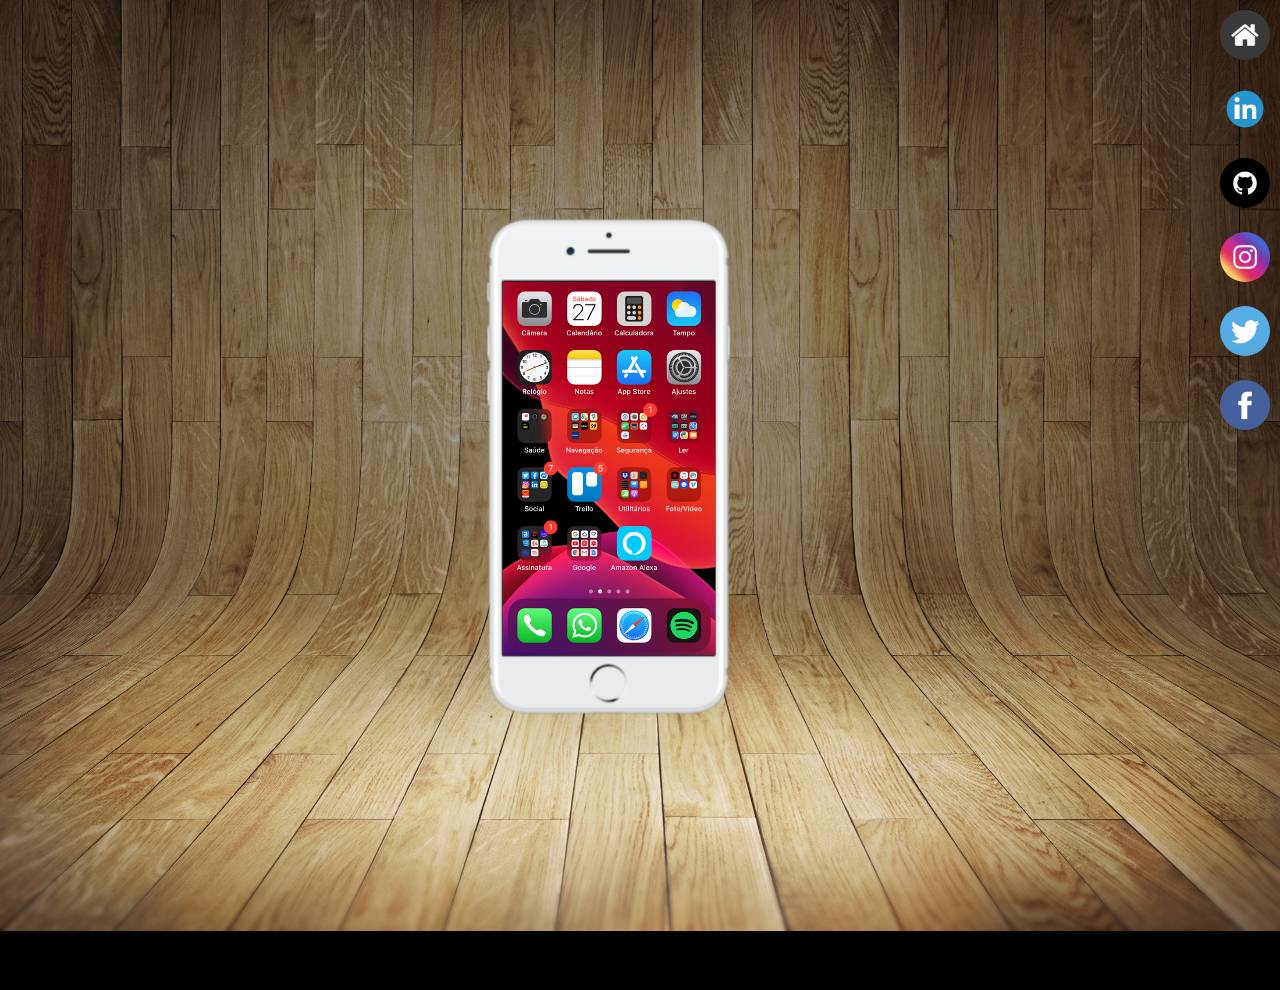
<file: index.html>
<!DOCTYPE html>
<html lang="pt-br">
<head>
    <meta charset="UTF-8">
    <meta http-equiv="X-UA-Compatible" content="IE=edge">
    <meta name="viewport" content="width=device-width, initial-scale=1.0">
    <link rel="shortcut icon" href="cone.ico" type="image/x-icon">
    <link rel="stylesheet" href="estilo/style.css">
    <title>Projeto Redes Sociais</title>
</head>
<body>
    <main>
        <section id="telefone">
            <iframe src="home.html" name="tela" id="tela" frameborder="0">
                Seu navegador não é compativel com isso.
            </iframe>
        </section>
        <section id="redes-sociais">
            <a href="home.html" target="tela"><img src="imagens/logo-home.jpg" alt="Home"></a> <br>
            <a href="linkedin.html" target="tela"><img src="imagens/logo-linkedin.png" alt="Linkedin"></a> <br>
            <a href="github.html" target="tela"><img src="imagens/logo-github.jpg" alt="GitHub"></a> <br>
            <a href="instagram.html" target="tela"><img src="imagens/logo-instagram.jpg" alt="Instragram"></a> <br>
            <a href="twitter.html" target="tela"><img src="imagens/logo-twitter.jpg" alt="Twitter"></a> <br>
            <a href="facebook.html" target="tela"><img src="imagens/logo-facebook.jpg" alt="Facebook"></a>  <br>  
        </section>
    </main>
</body>
</html>
</file>
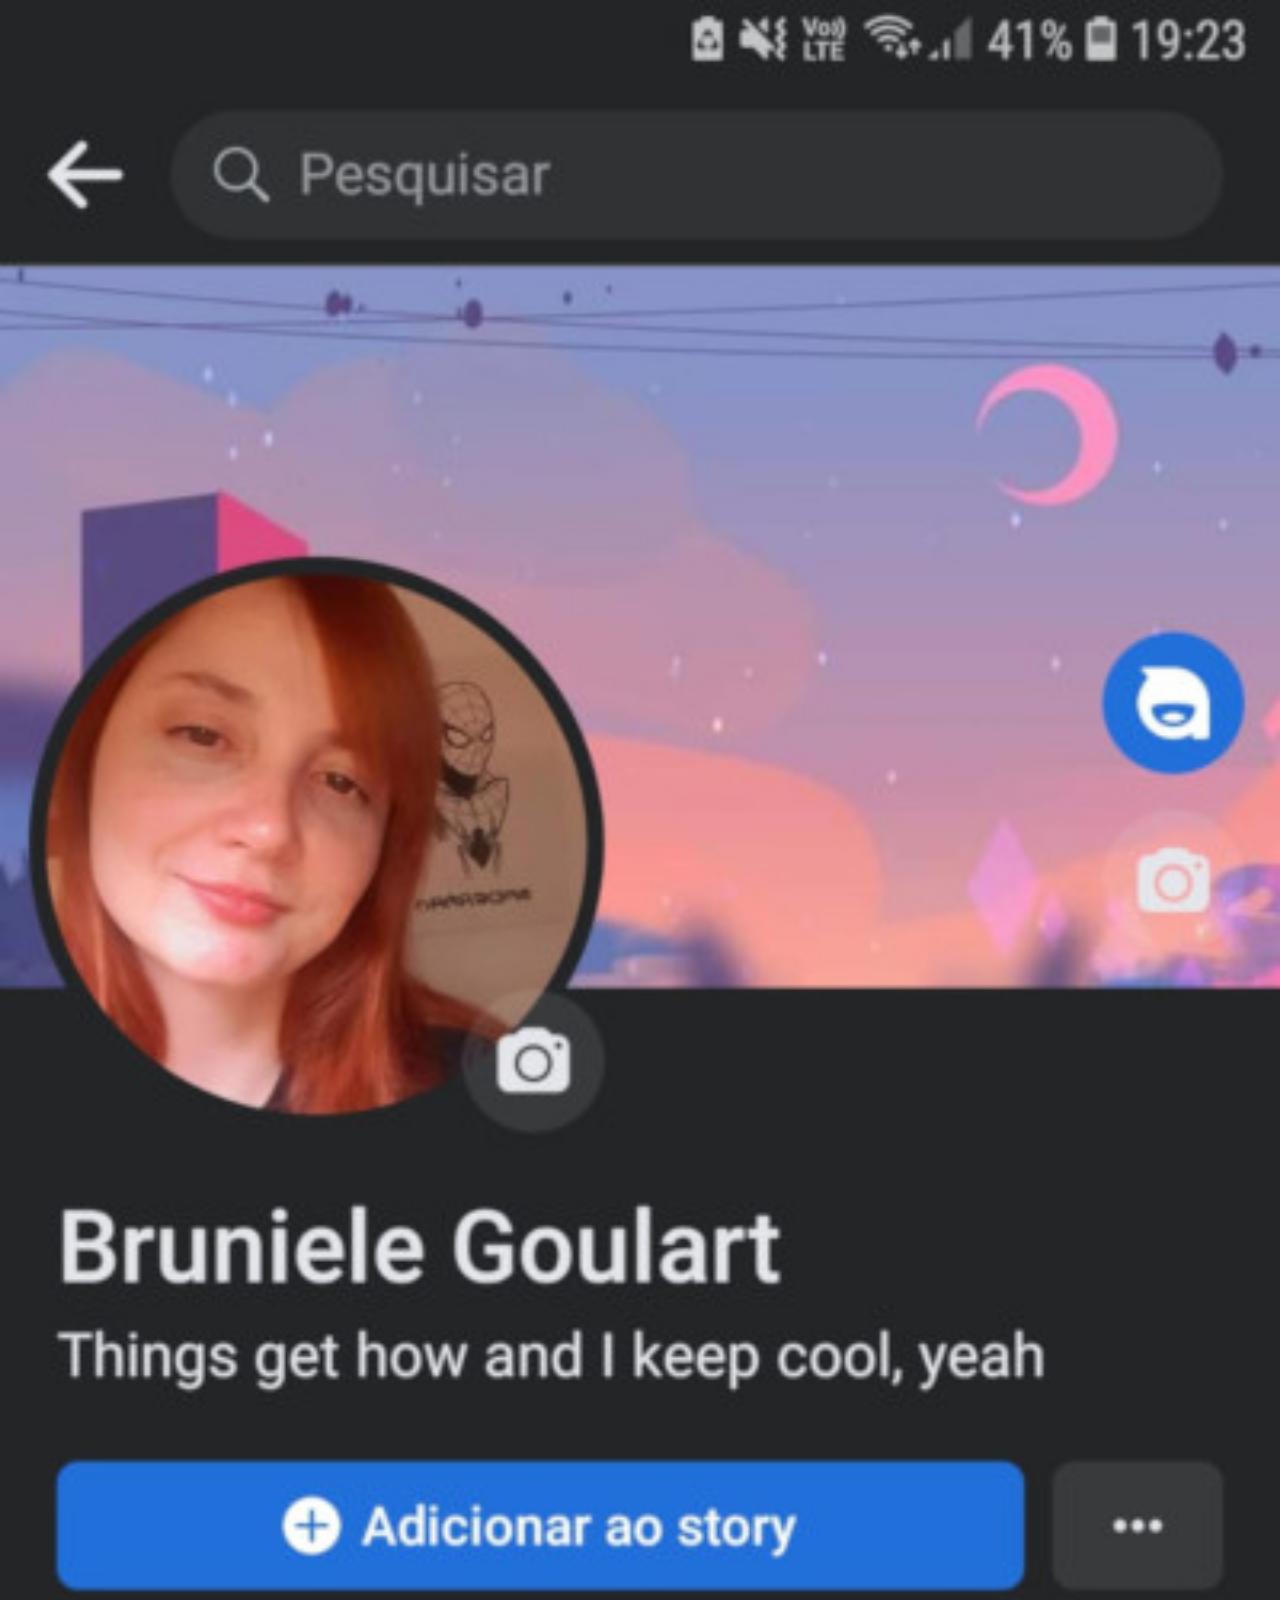
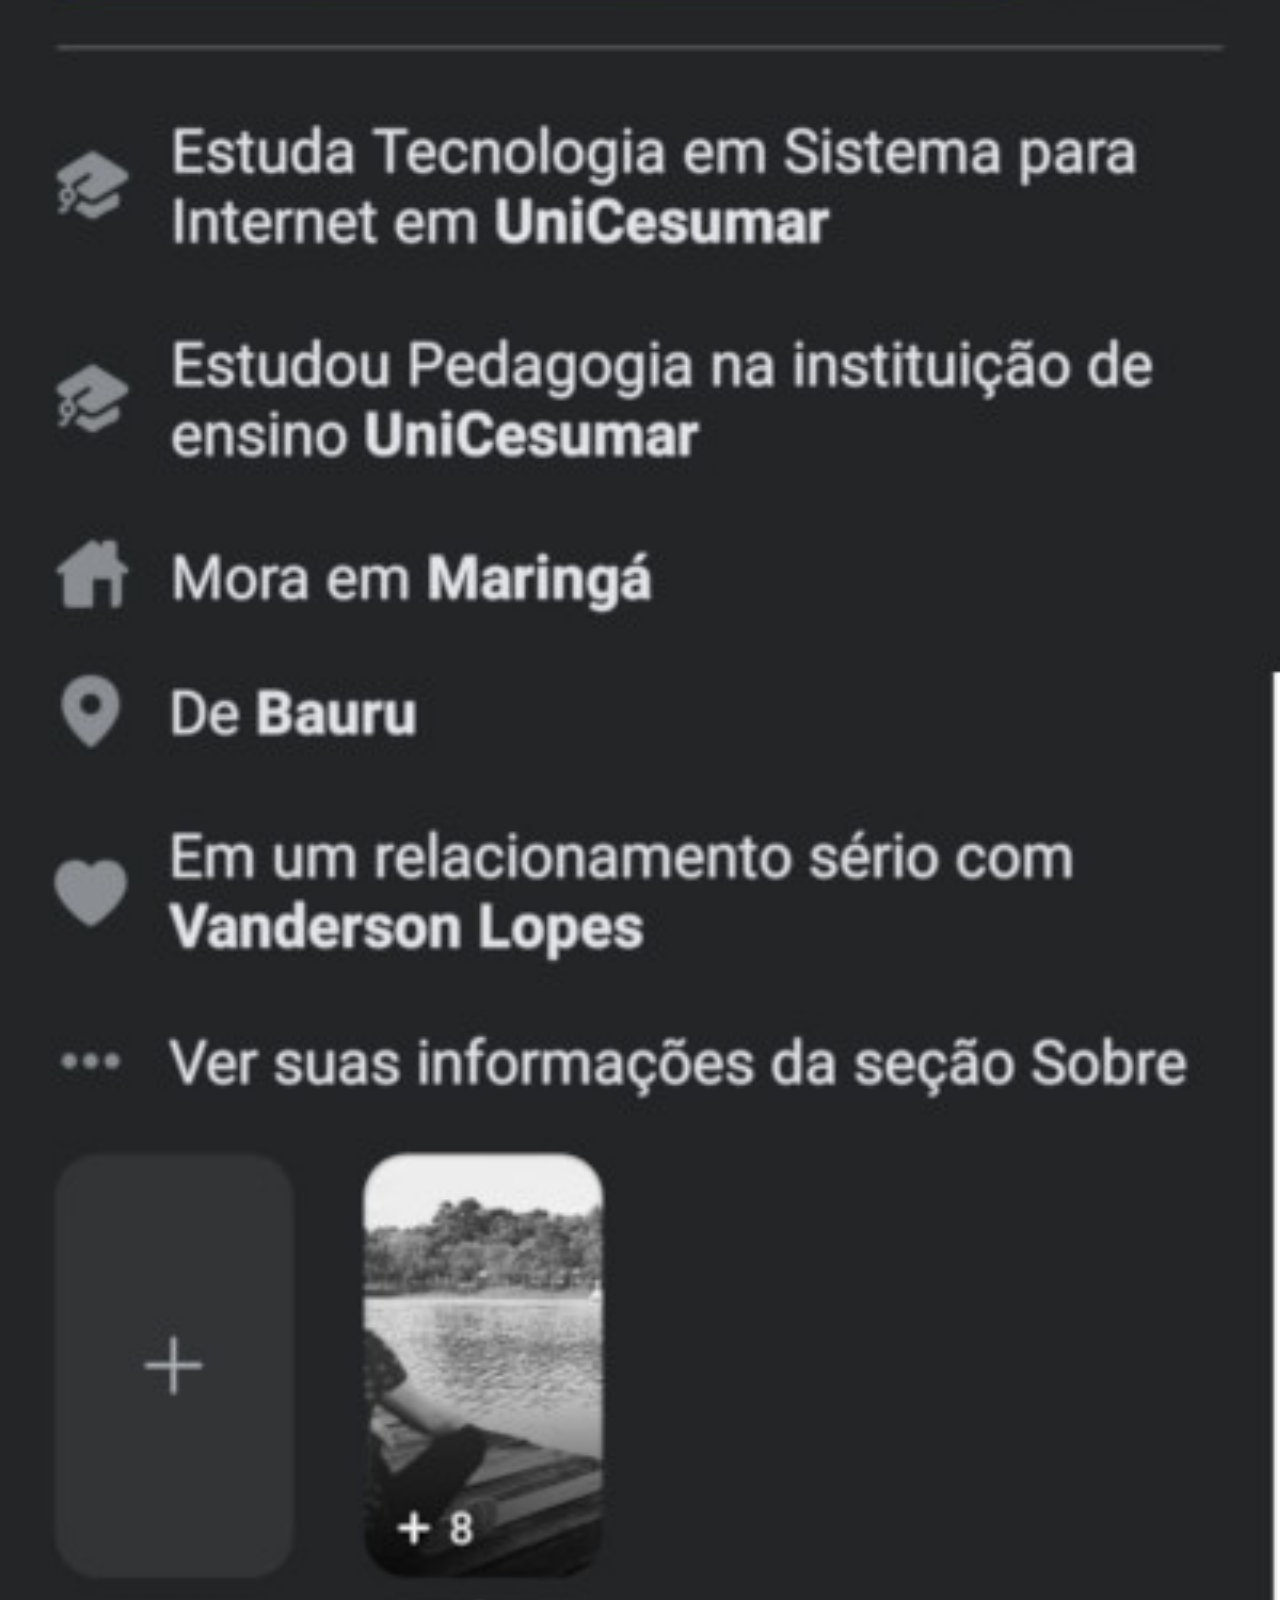
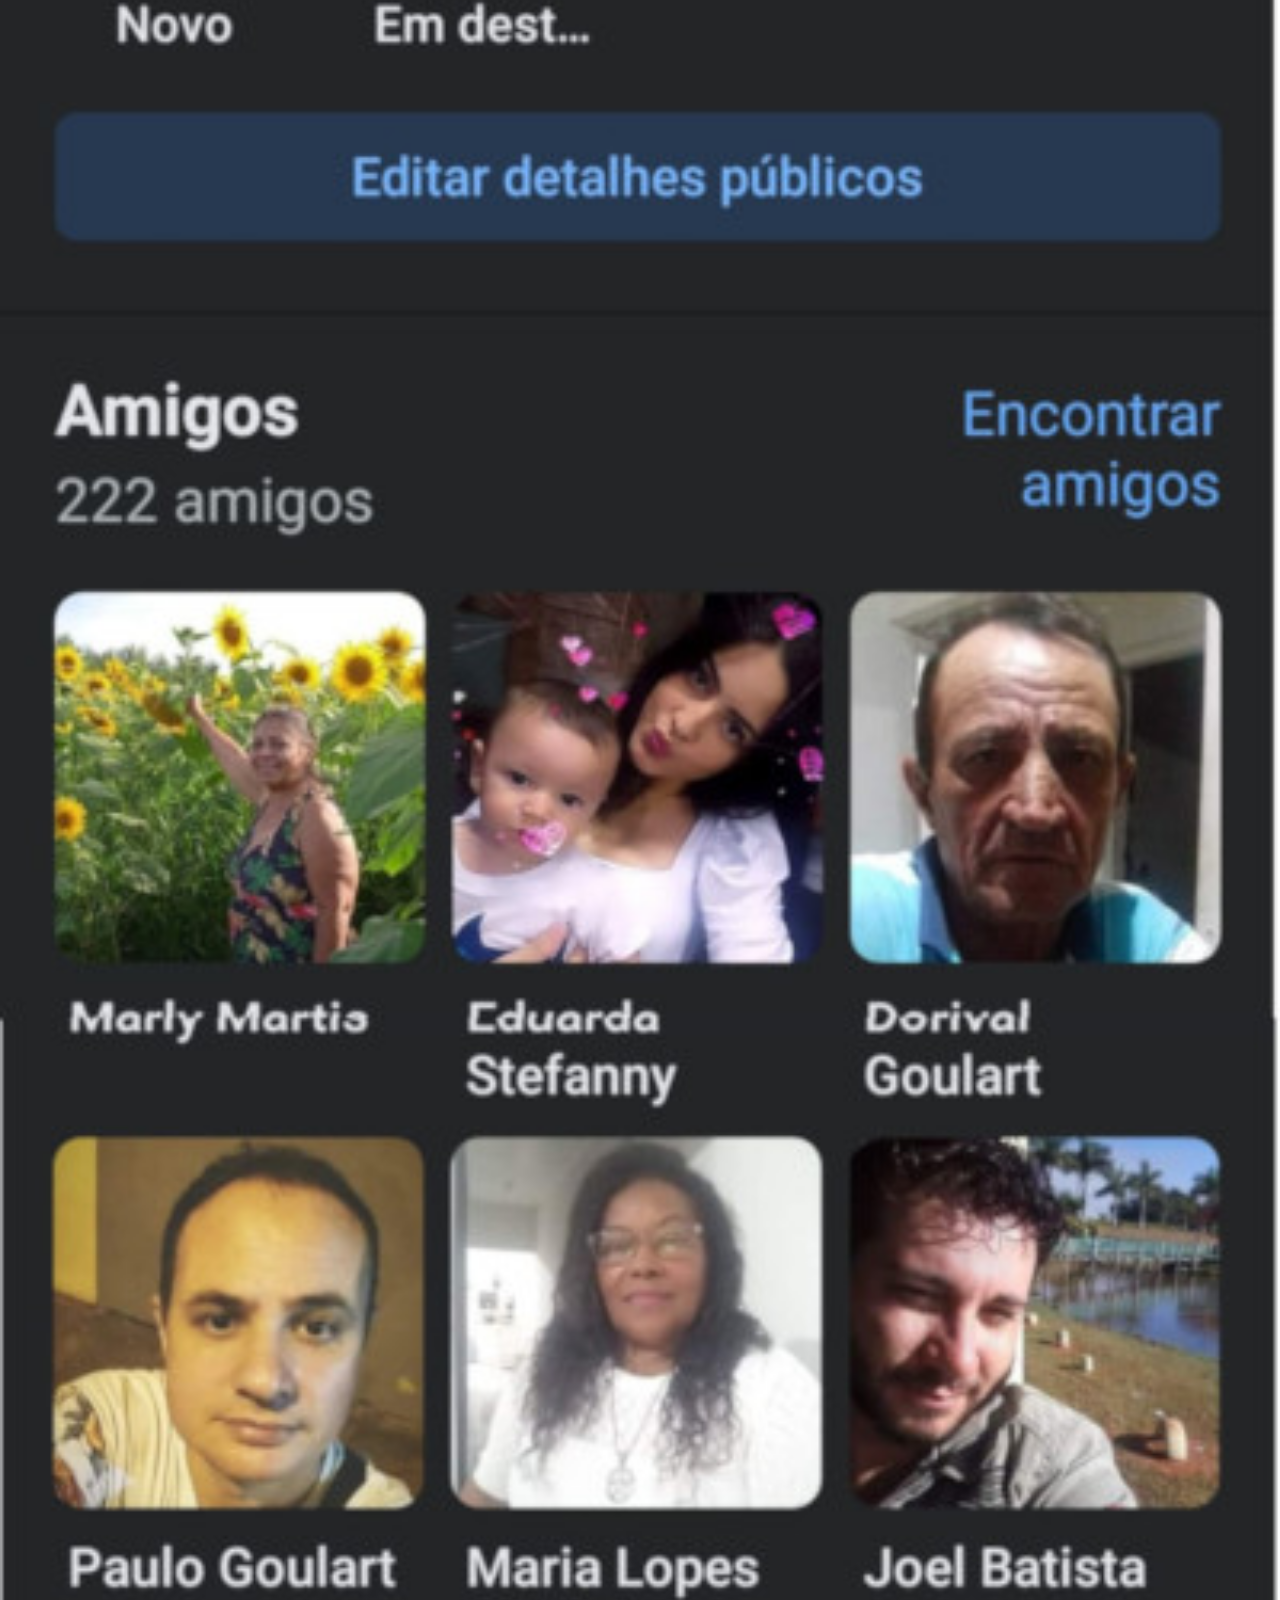
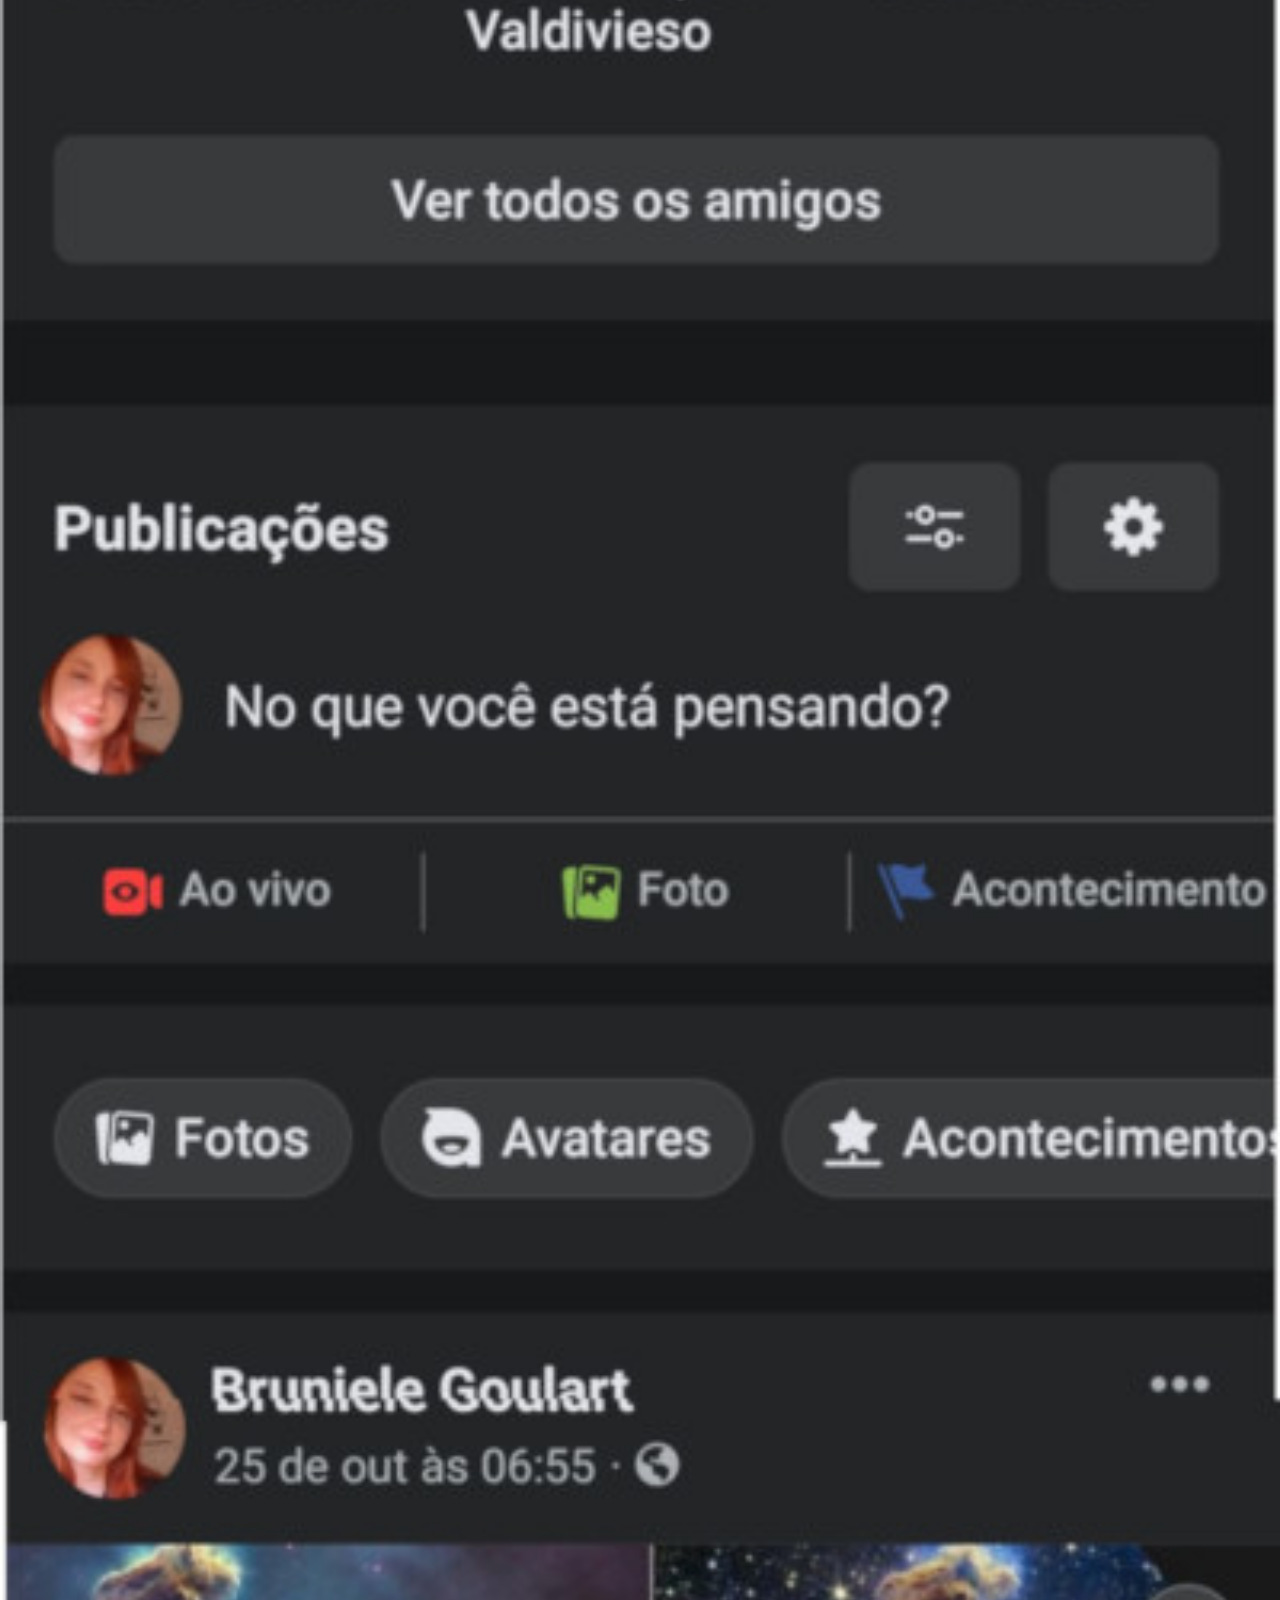
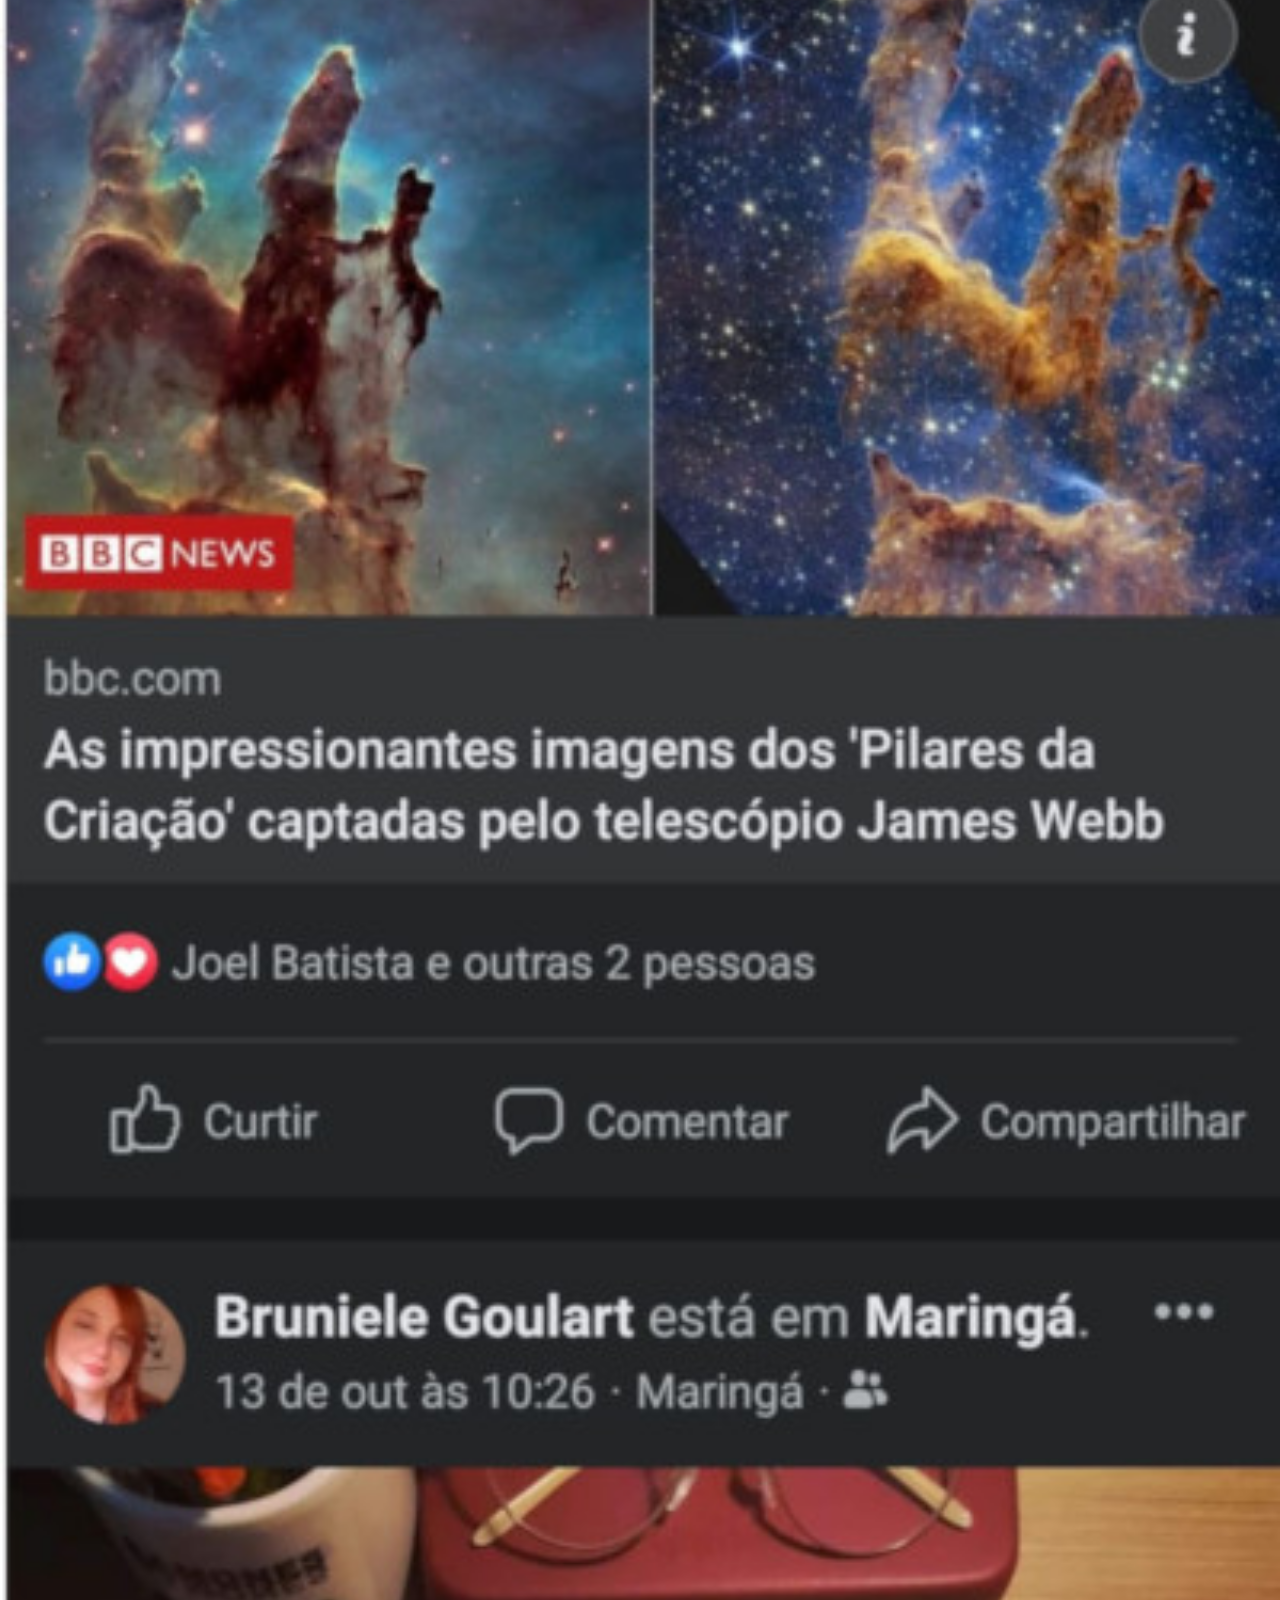
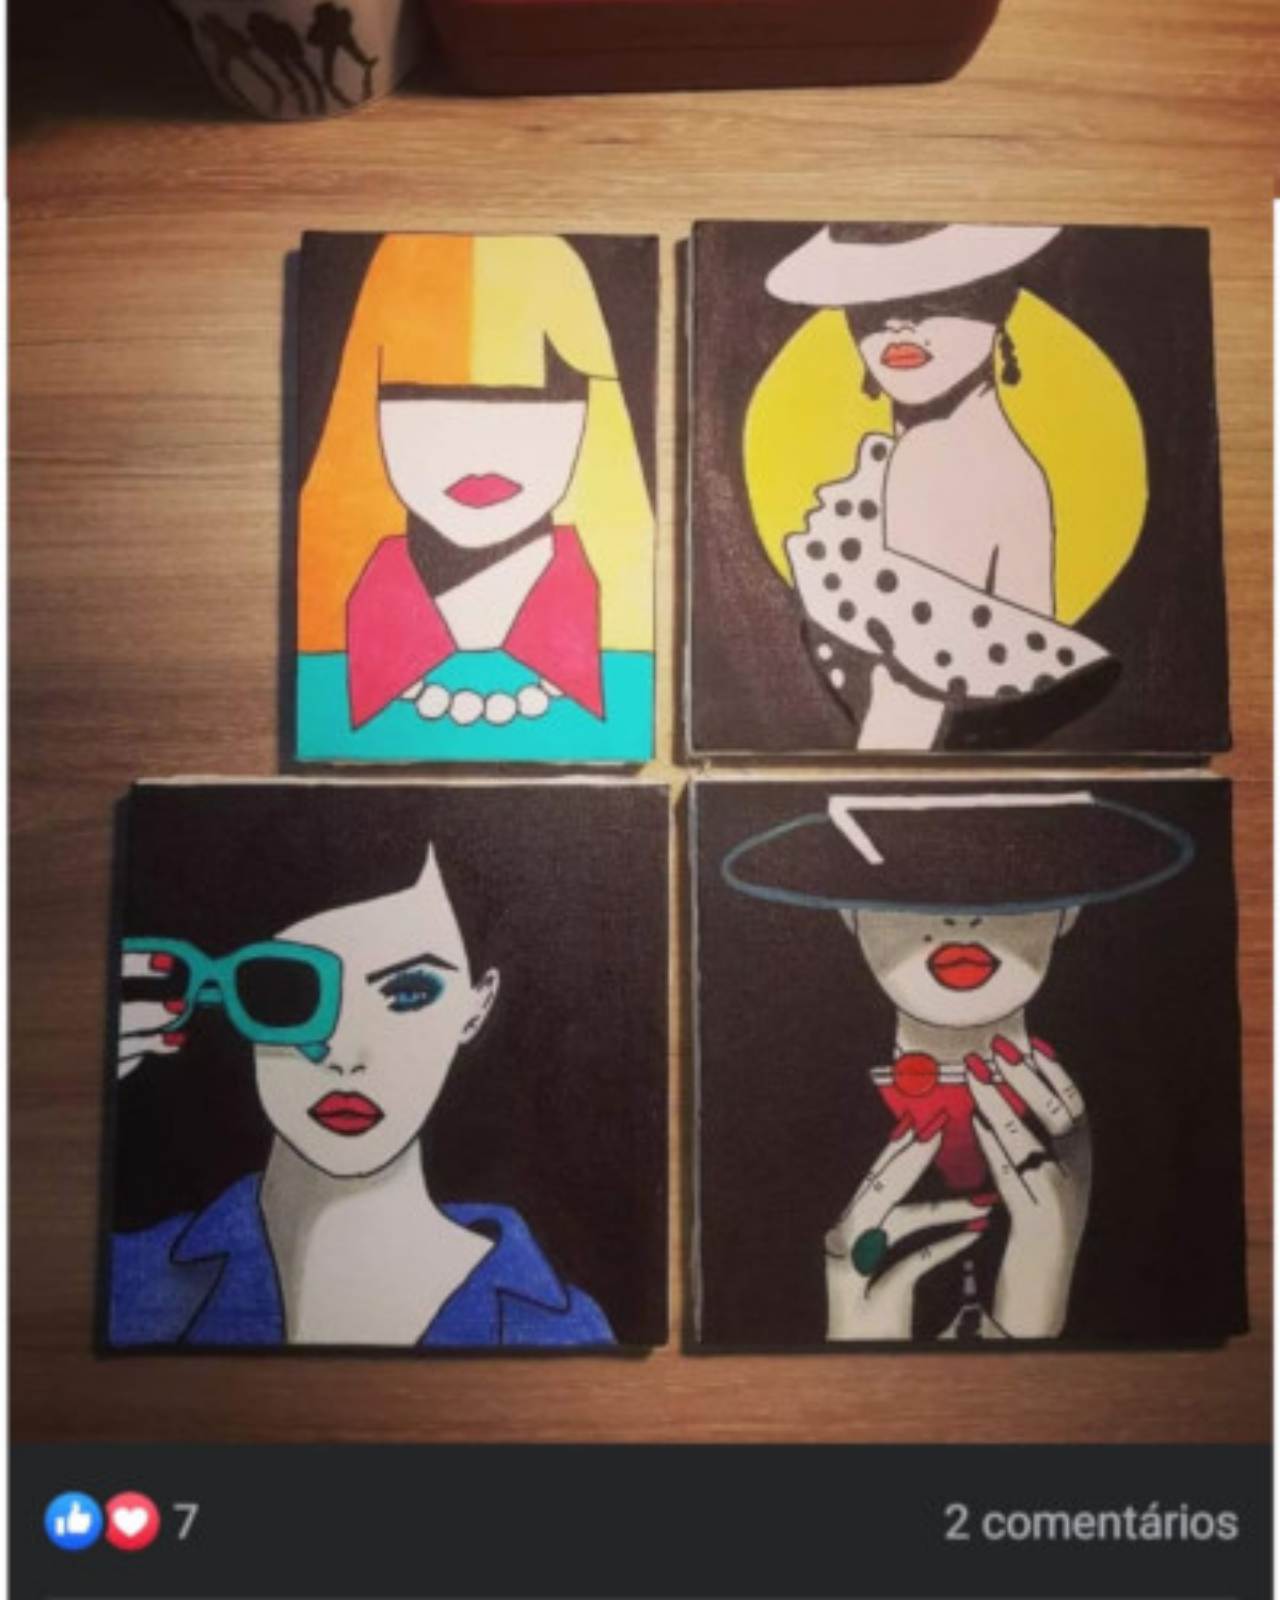
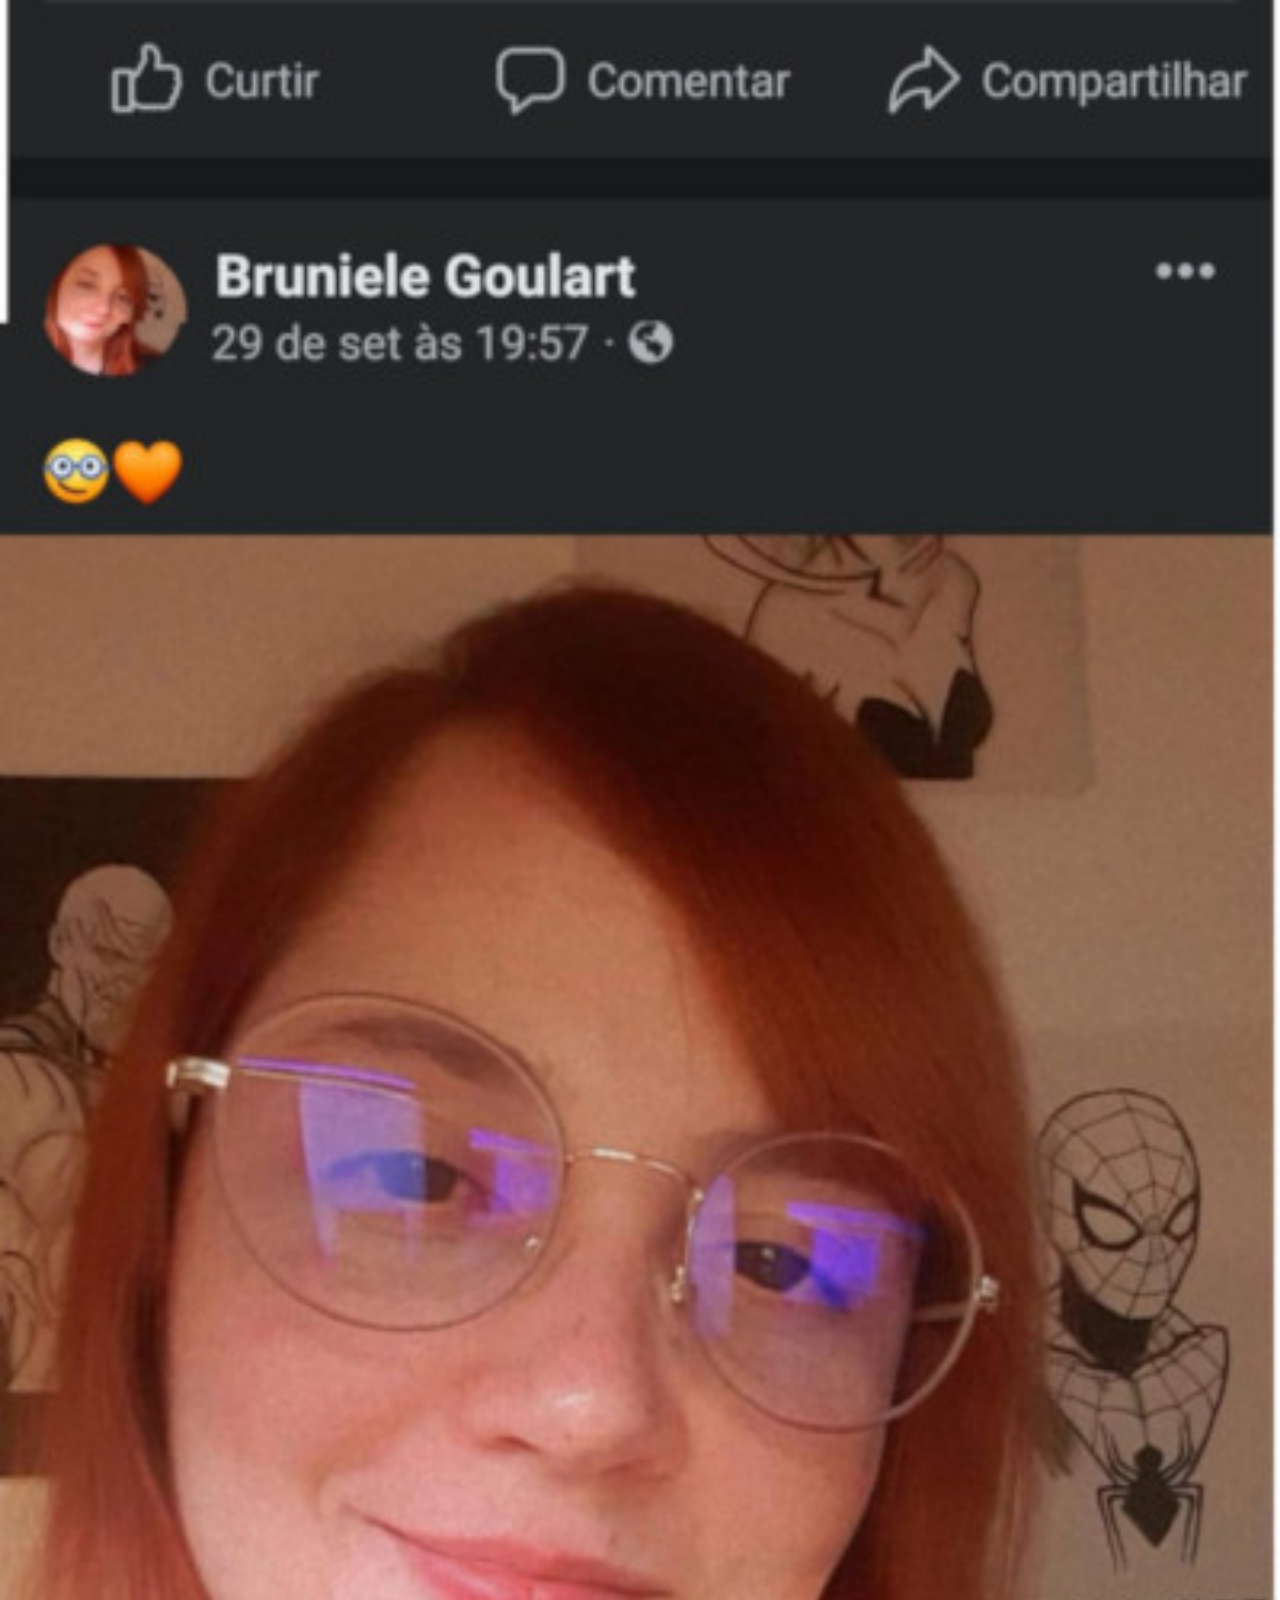
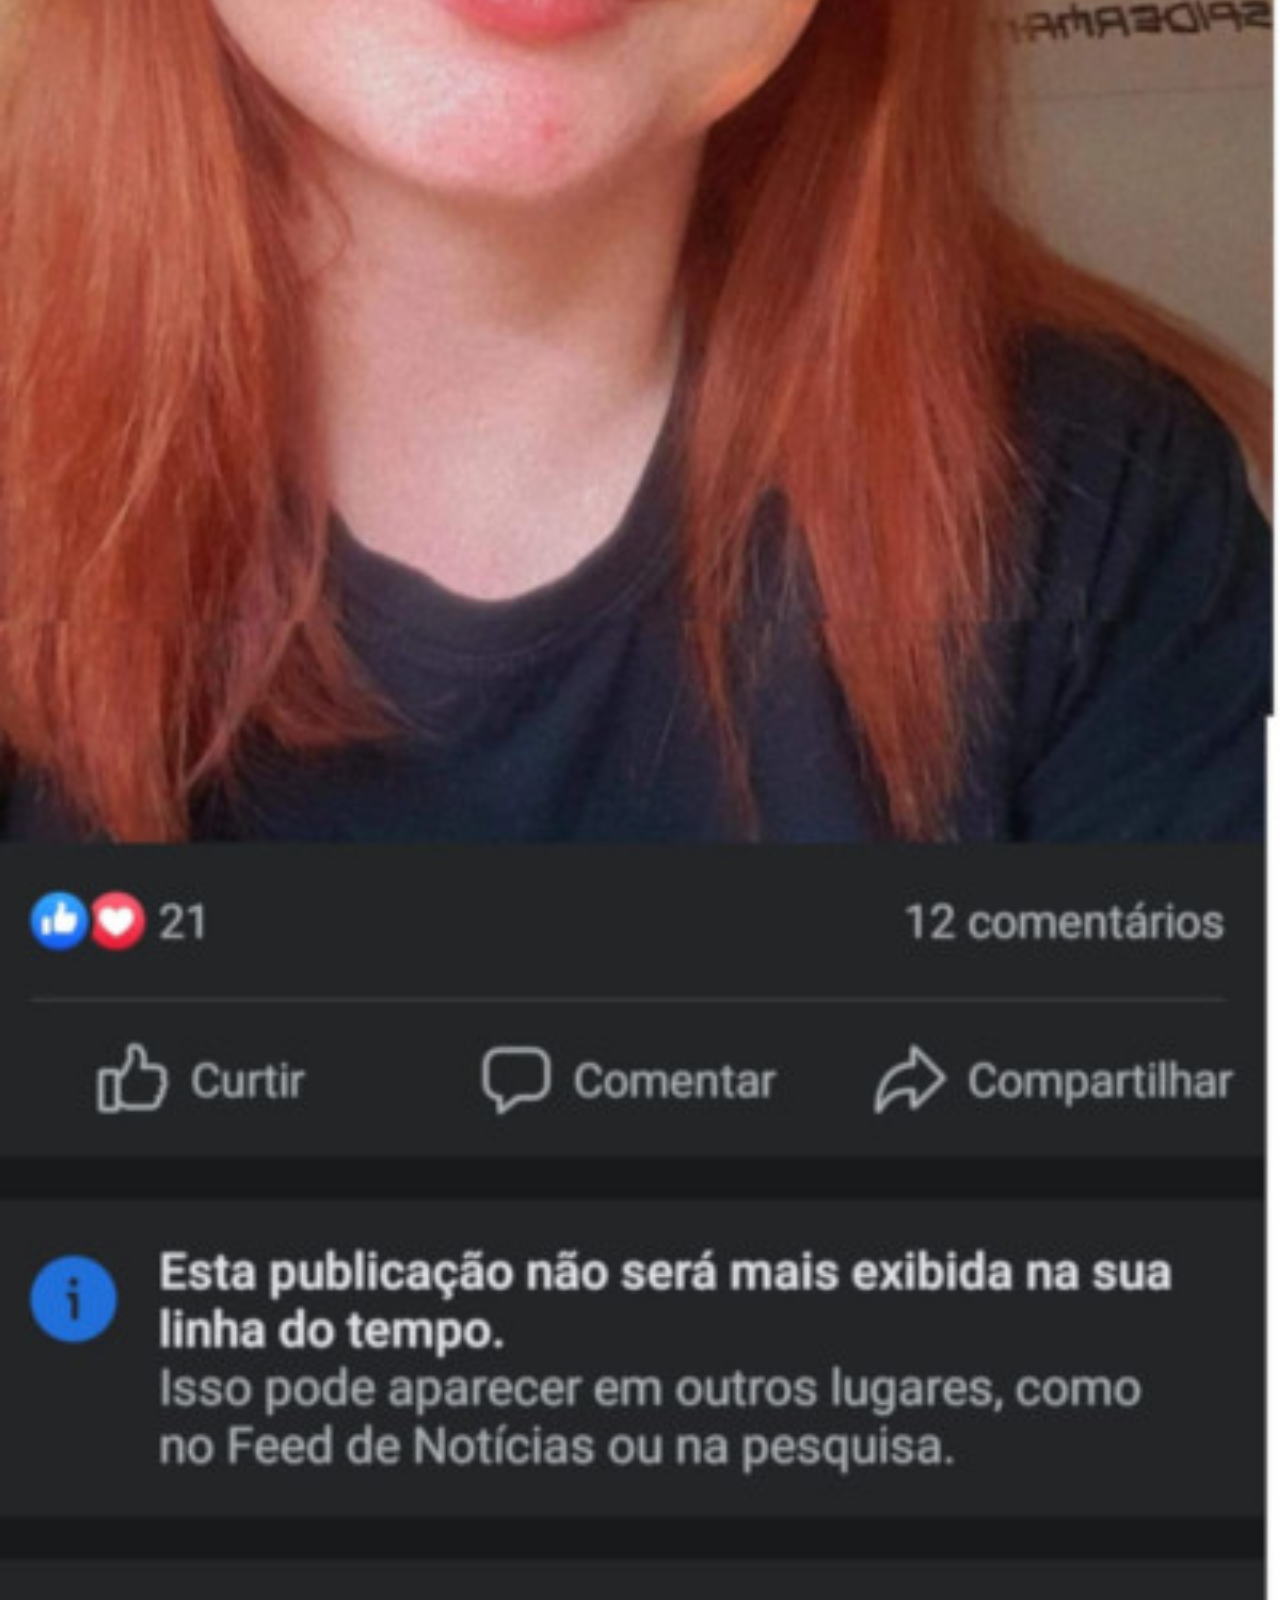
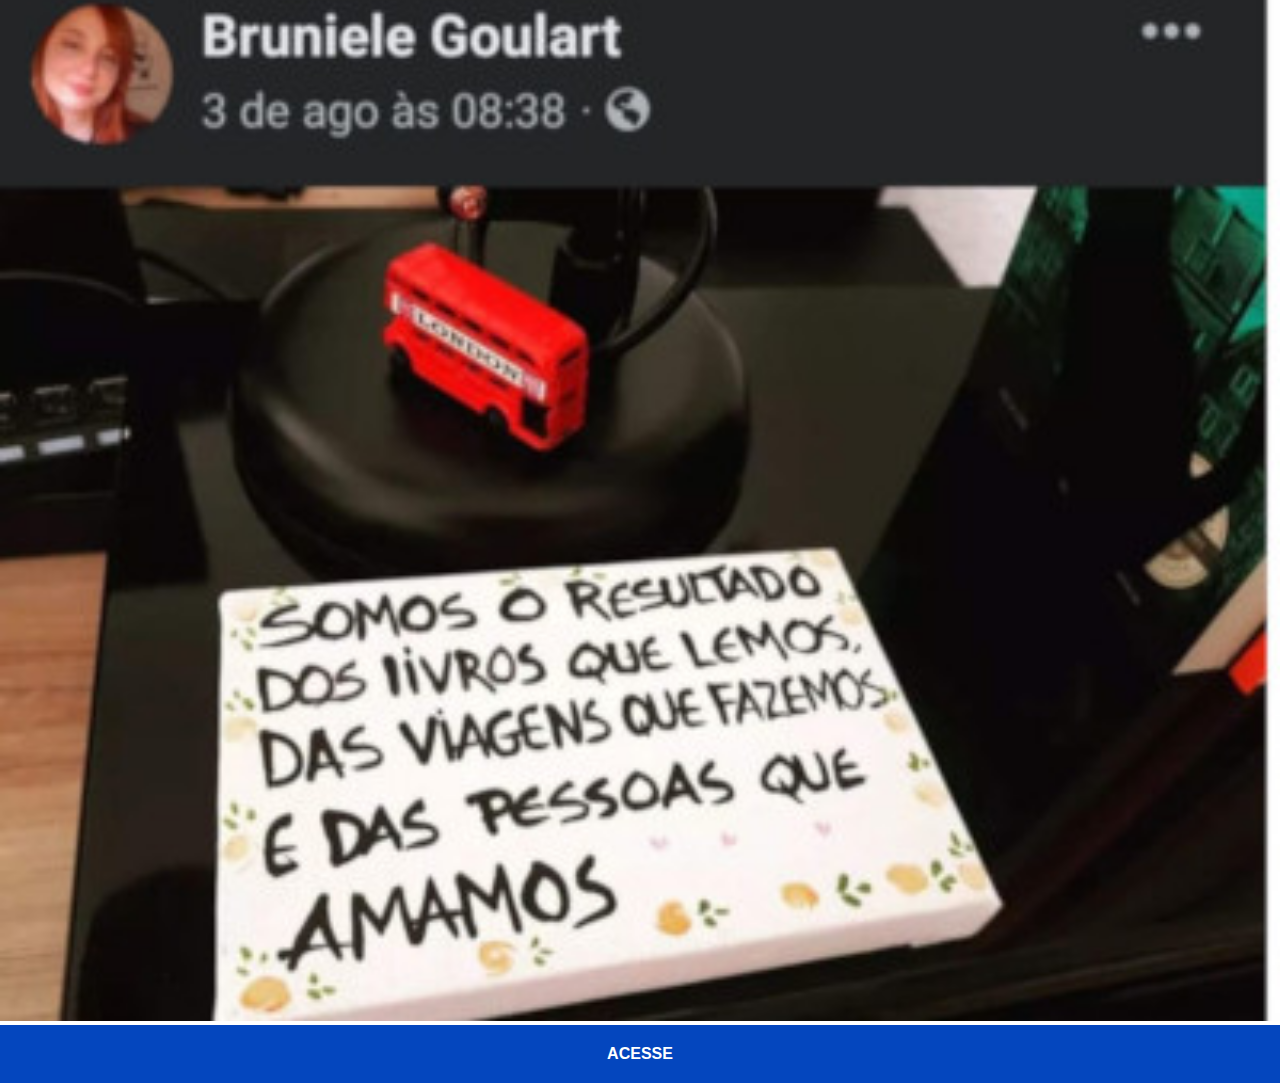
<file: facebook.html>
<!DOCTYPE html>
<html lang="pt-br">
<head>
    <meta charset="UTF-8">
    <meta http-equiv="X-UA-Compatible" content="IE=edge">
    <meta name="viewport" content="width=device-width, initial-scale=1.0">
    <link rel="stylesheet" href="estilo/social.css">
    <title>Facebook</title>
</head>
<body>
    <img src="imagens/tela-face.jpg" alt="Facebook">
    <a href="https://www.facebook.com/bruniele.goulart" target="_blank">ACESSE</a>
</body>
</html>
</file>
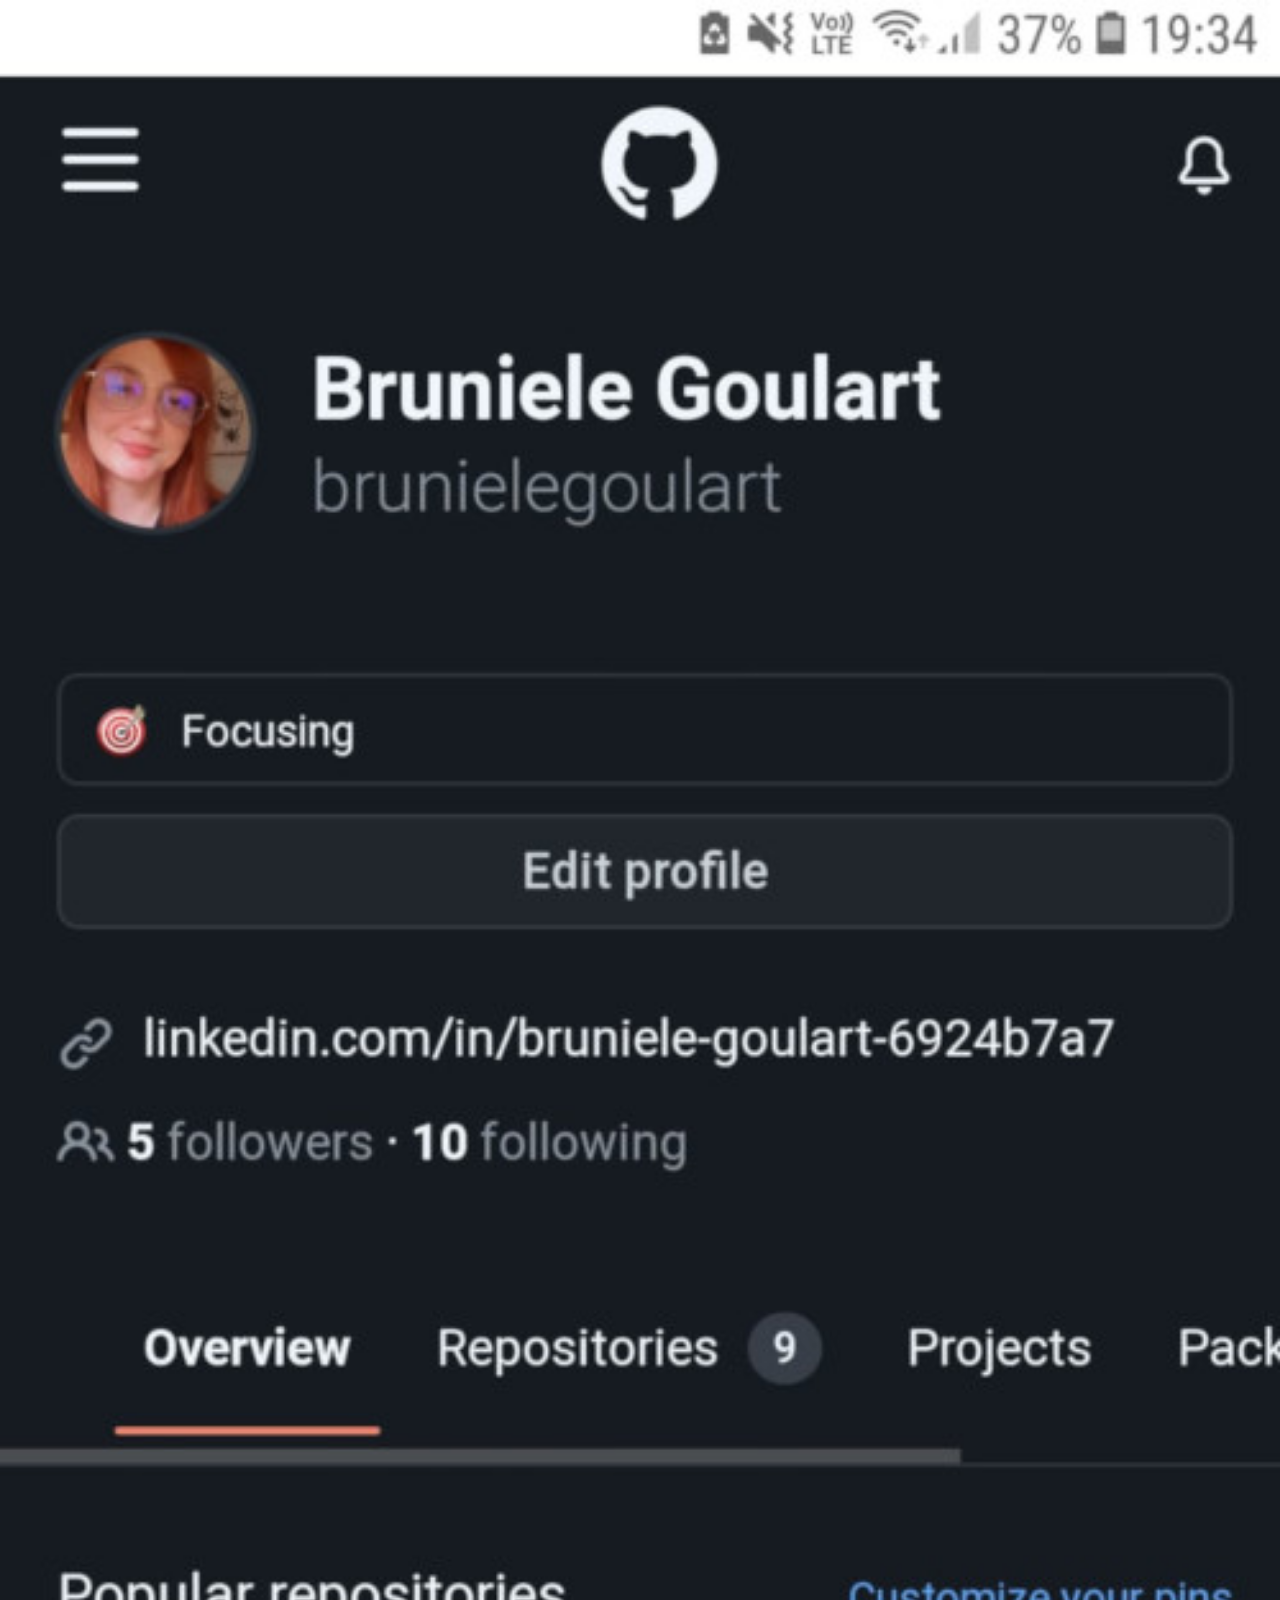
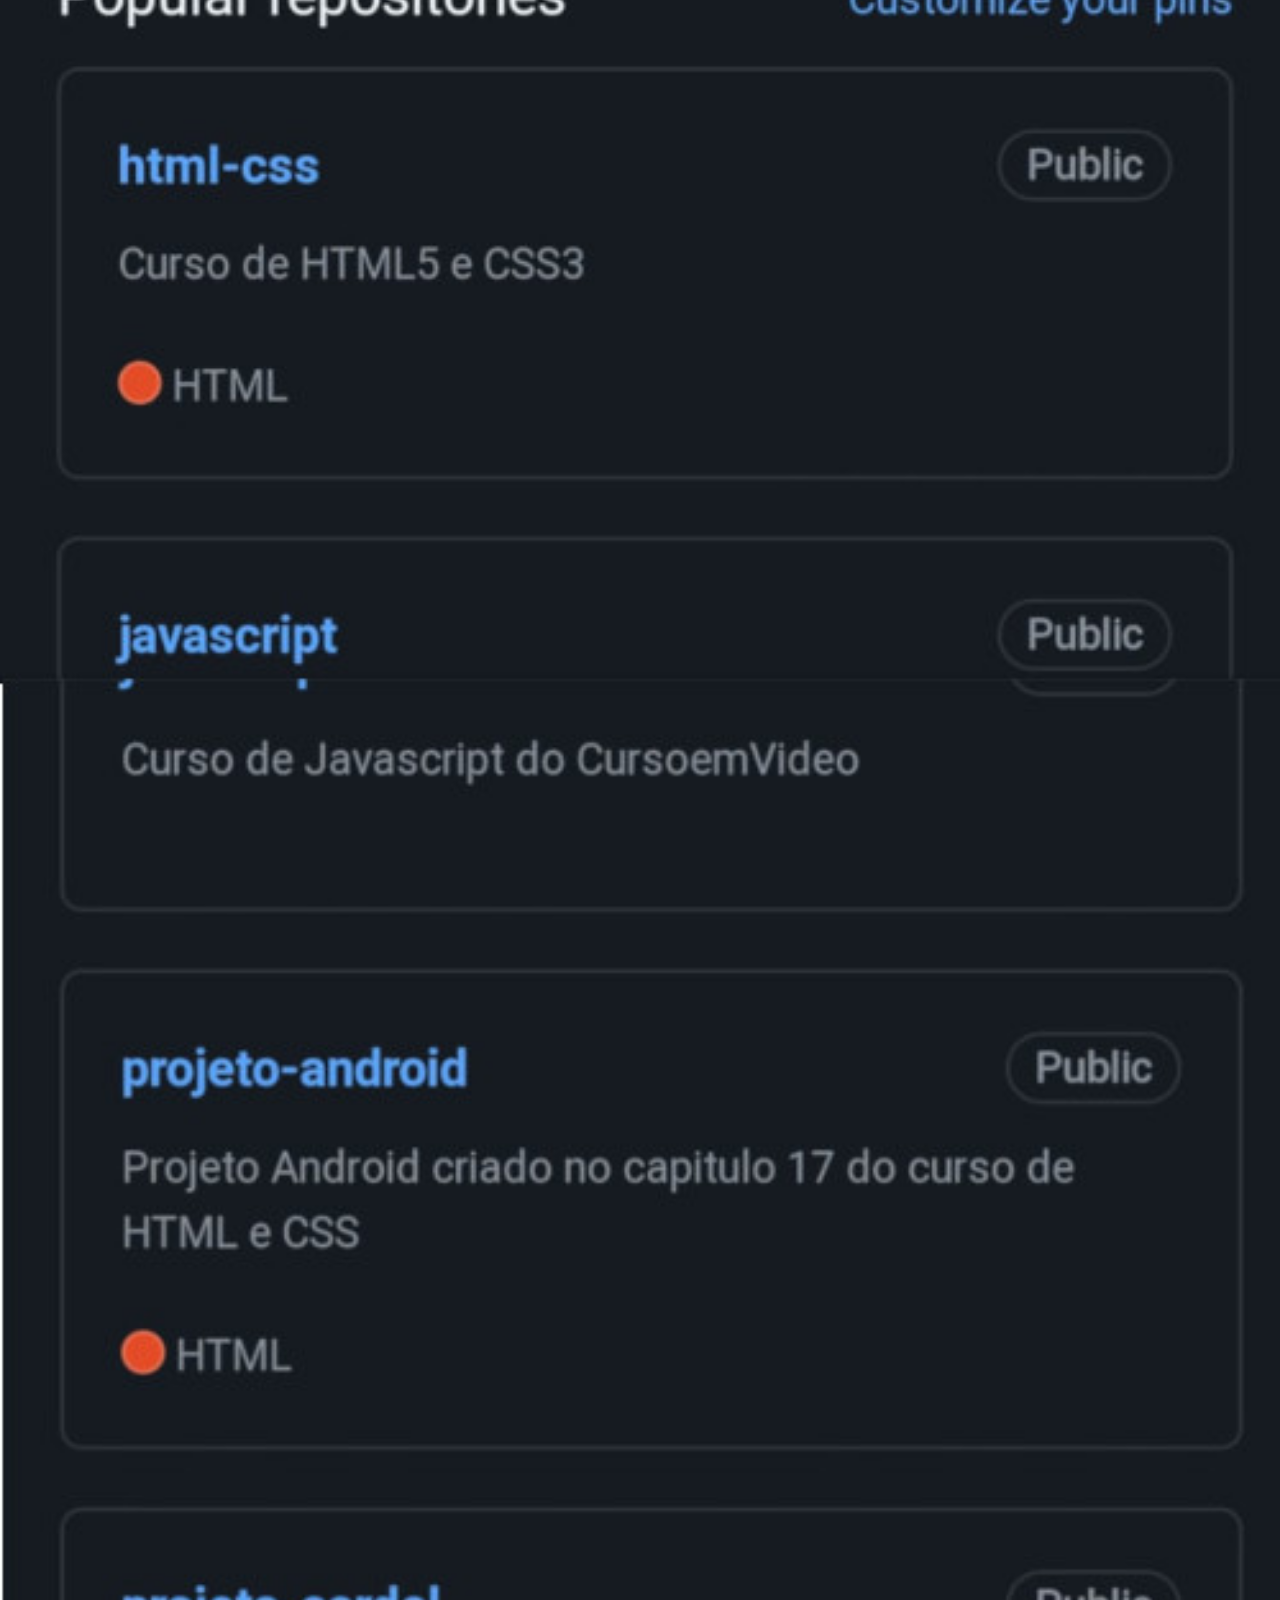
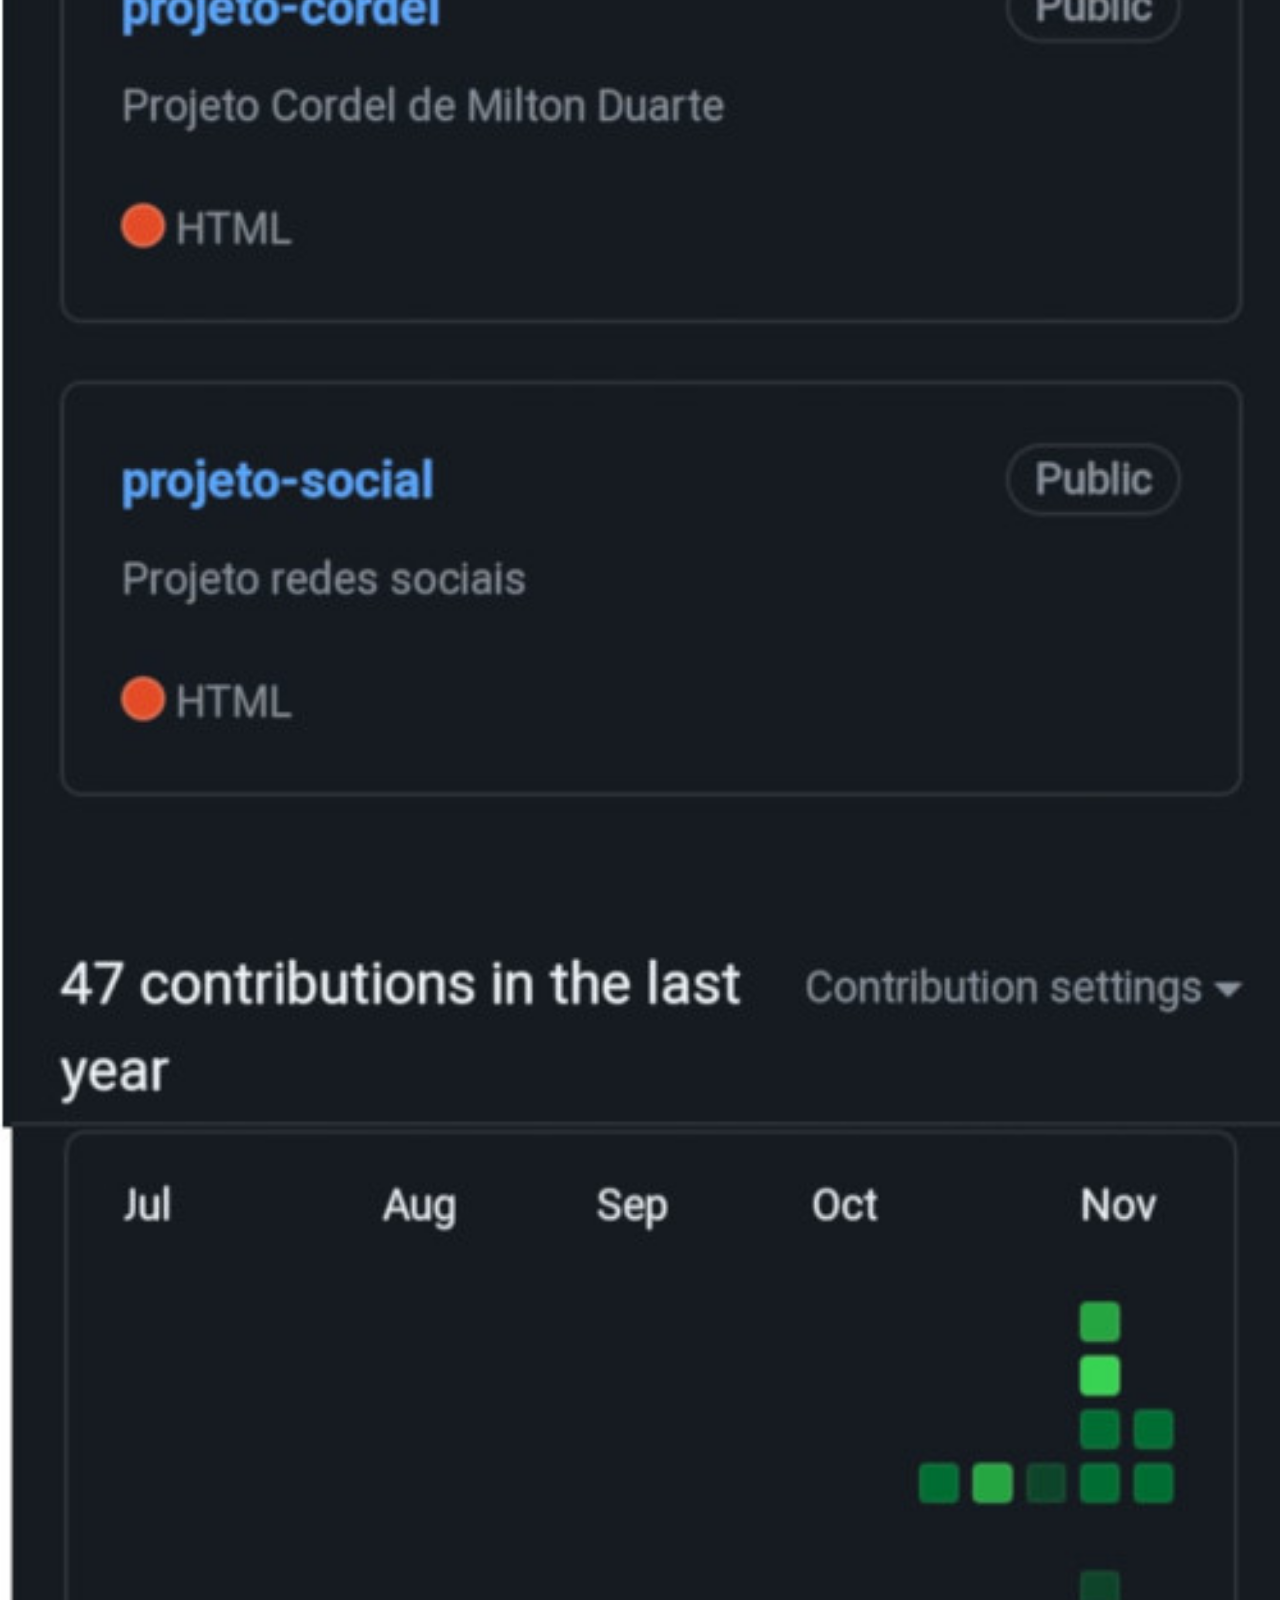
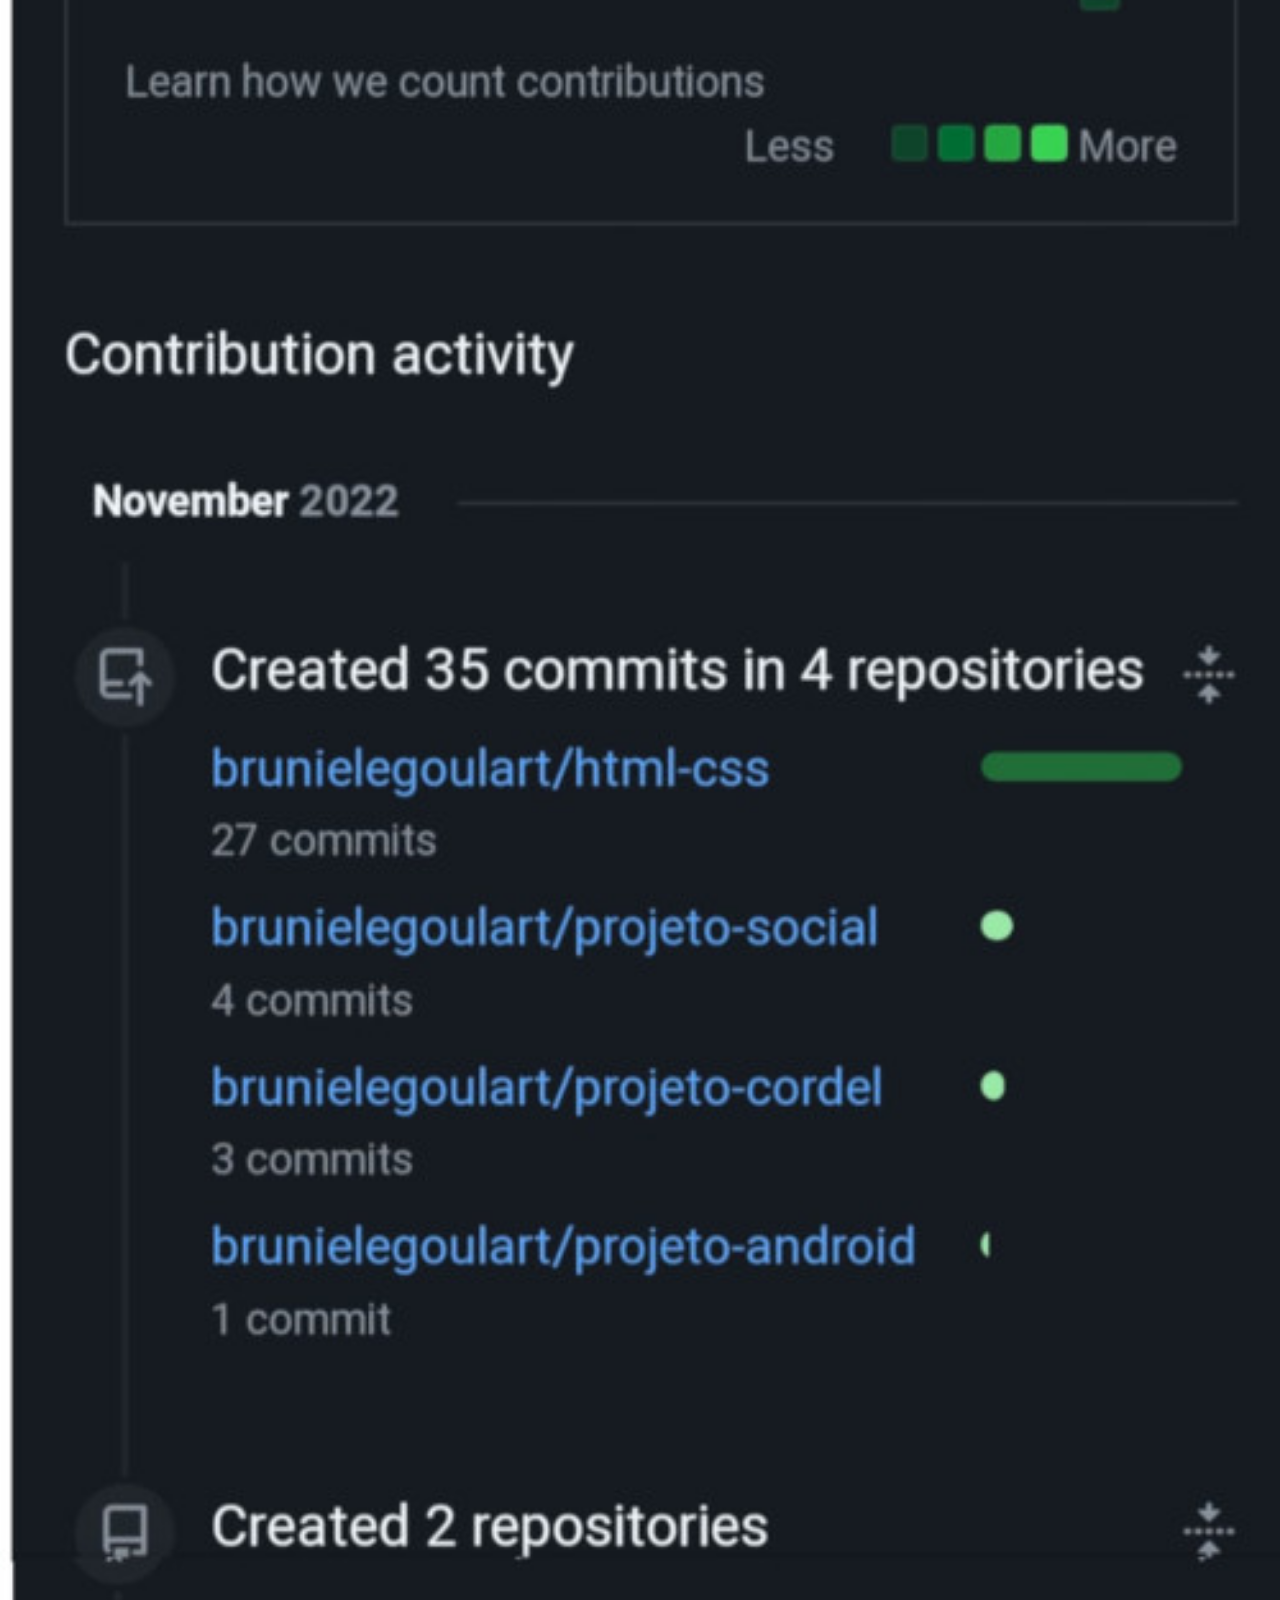
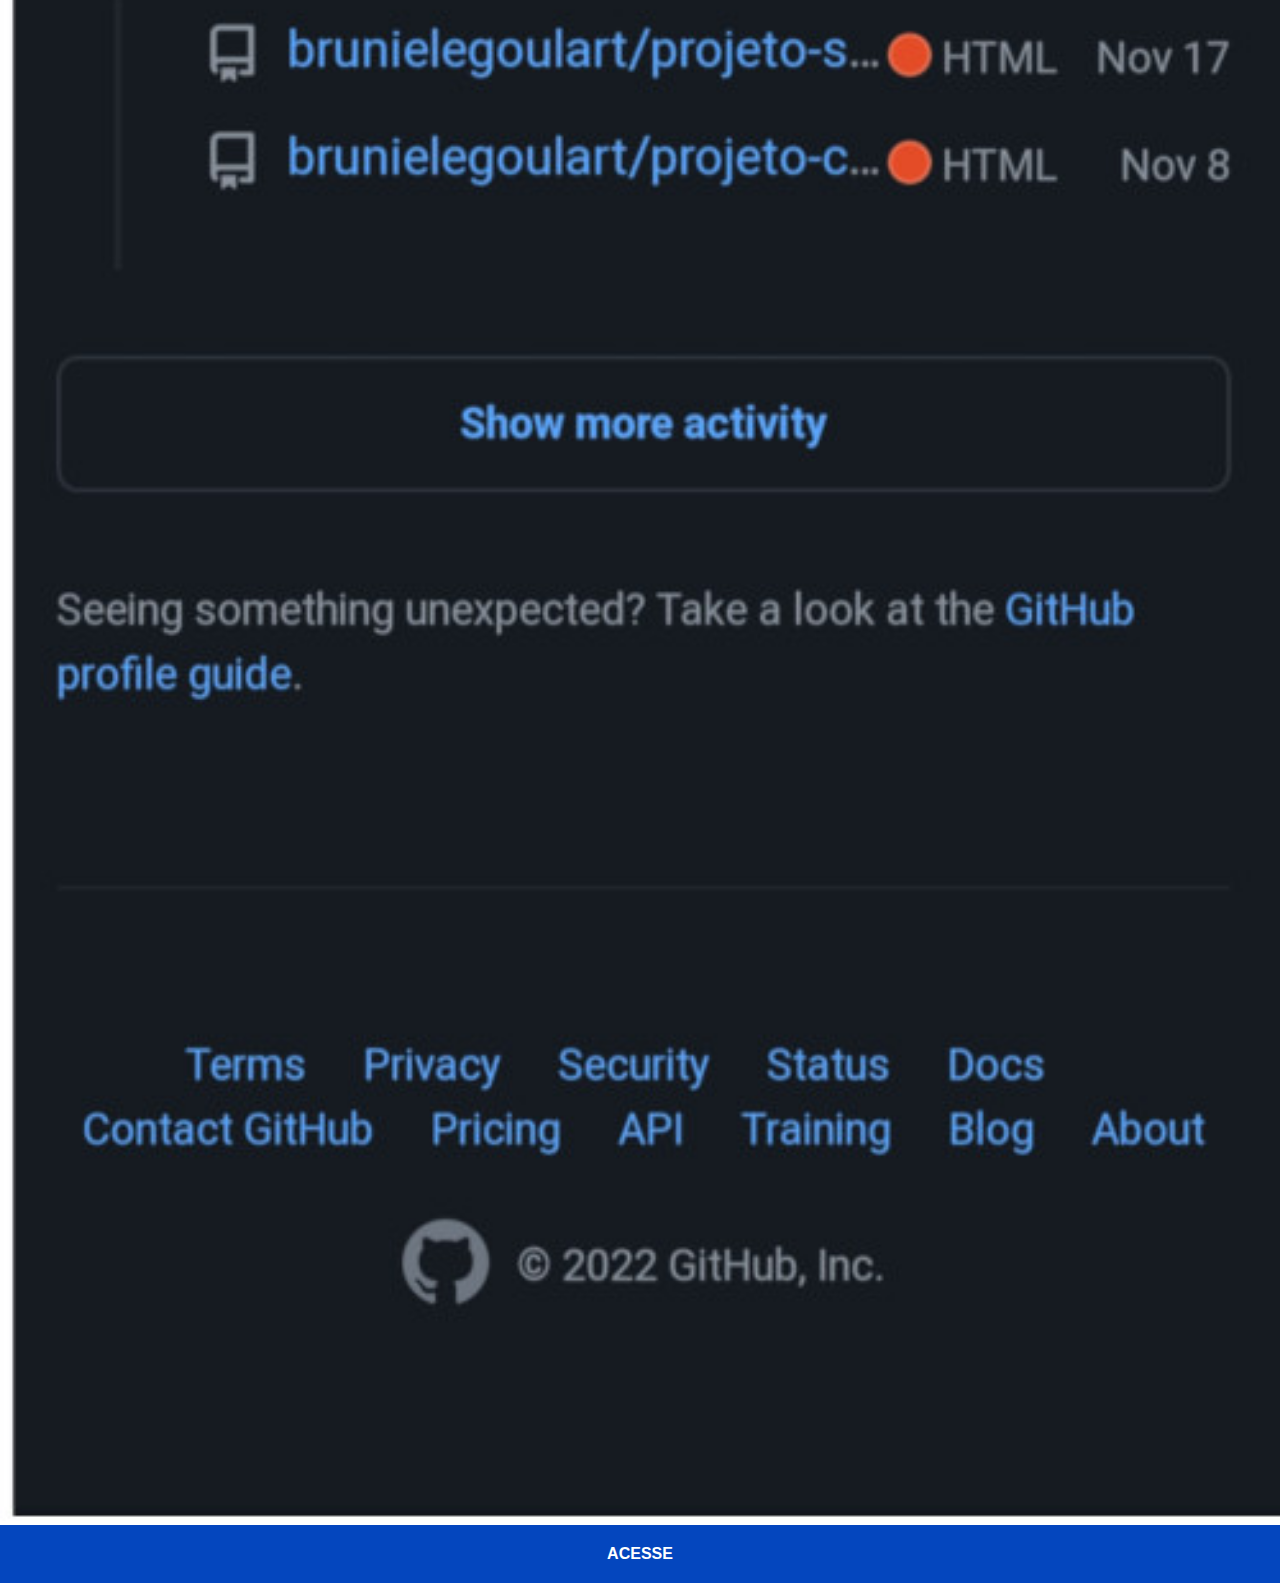
<file: github.html>
<!DOCTYPE html>
<html lang="pt-br">
<head>
    <meta charset="UTF-8">
    <meta http-equiv="X-UA-Compatible" content="IE=edge">
    <meta name="viewport" content="width=device-width, initial-scale=1.0">
    <title>GitHub</title>
    <link rel="stylesheet" href="estilo/social.css">
</head>
<body>
    <img src="imagens/tela-github.jpg" alt="Github">
    <a href="https://github.com/brunielegoulart" target="_blank">ACESSE</a>
</body>
</html>
</file>
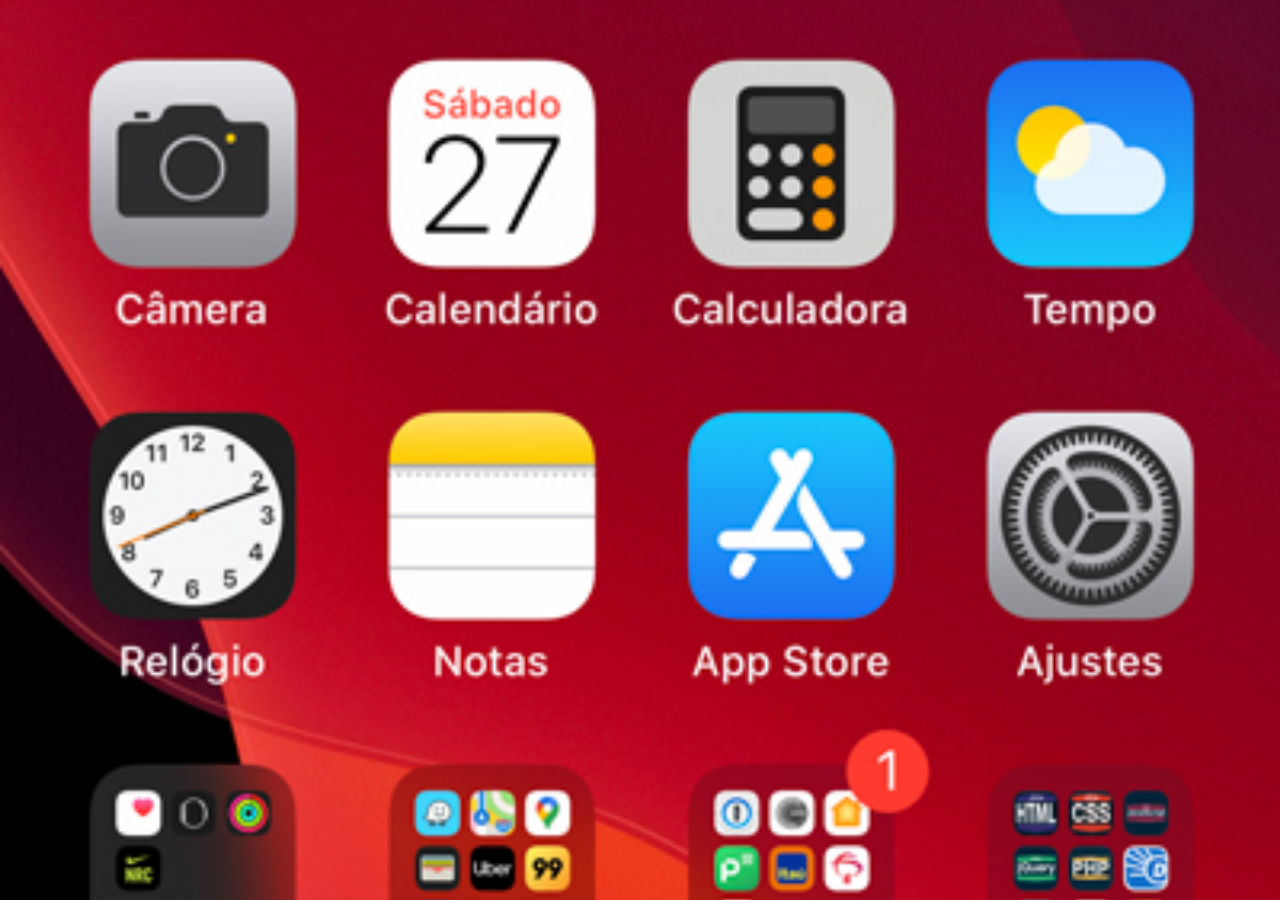
<file: home.html>
<!DOCTYPE html>
<html lang="pt-br">
<head>
    <meta charset="UTF-8">
    <meta http-equiv="X-UA-Compatible" content="IE=edge">
    <meta name="viewport" content="width=device-width, initial-scale=1.0">
    <title>Home</title>
</head>
<style>
    * {
        margin: 0px;
        padding: 0px;
    }

    body {
        width: 100vw;
        height: 100vh;
        background: black url('imagens/tela-home.jpg') 
        no-repeat top center;
        background-size: cover;
    }
</style>
<body>
    
</body>
</html>
</file>
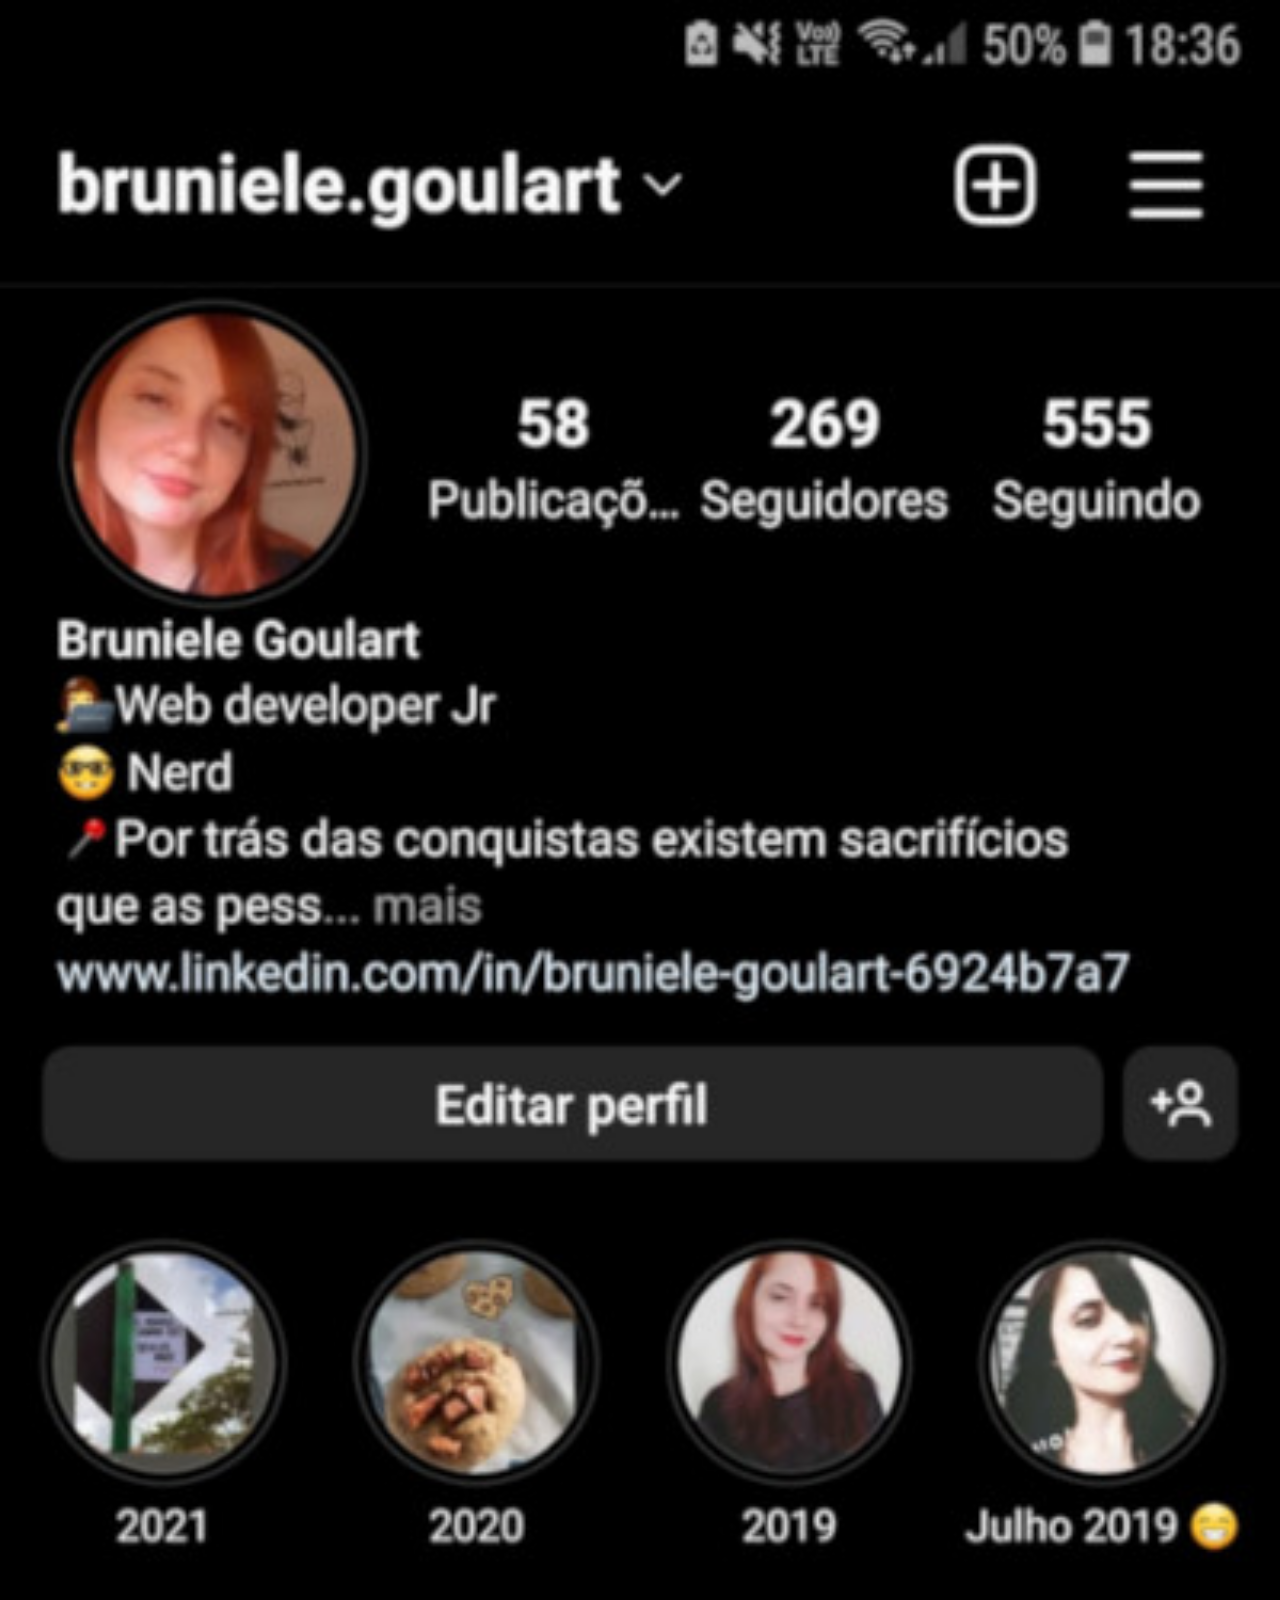
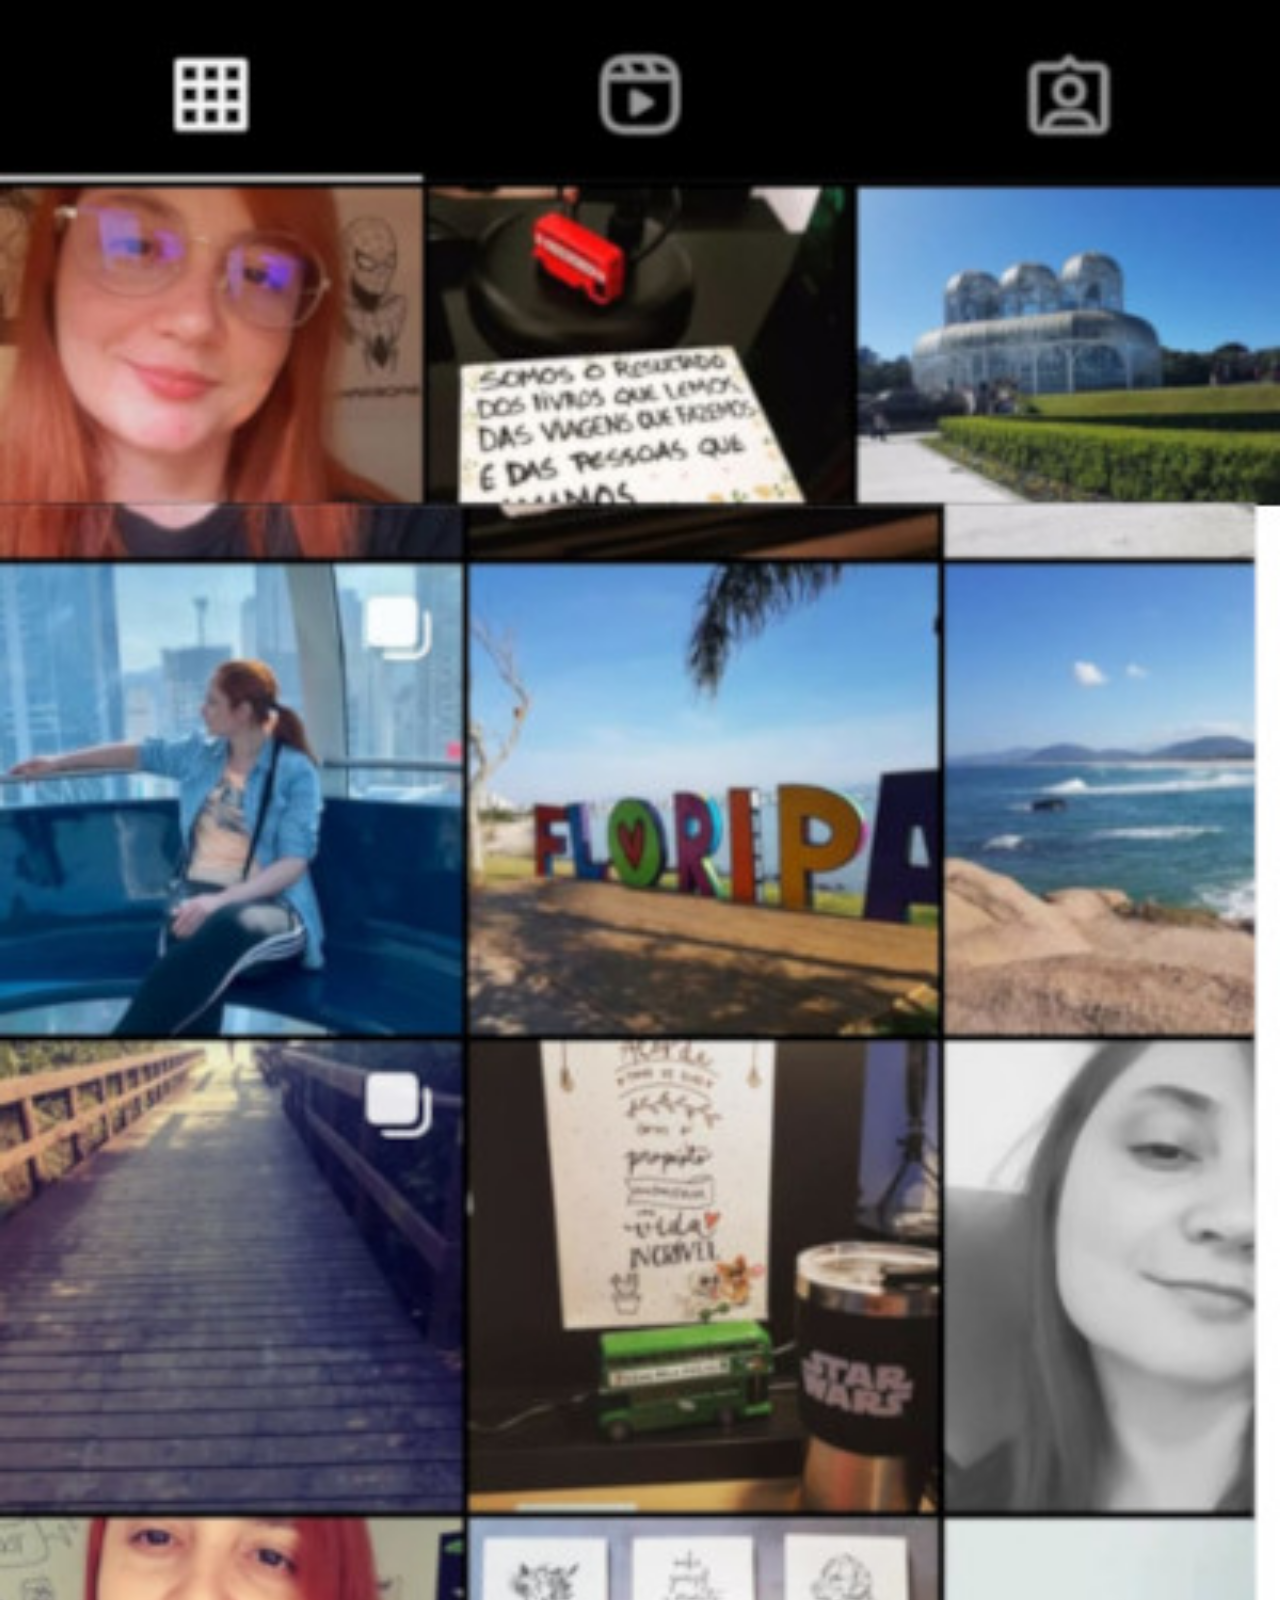
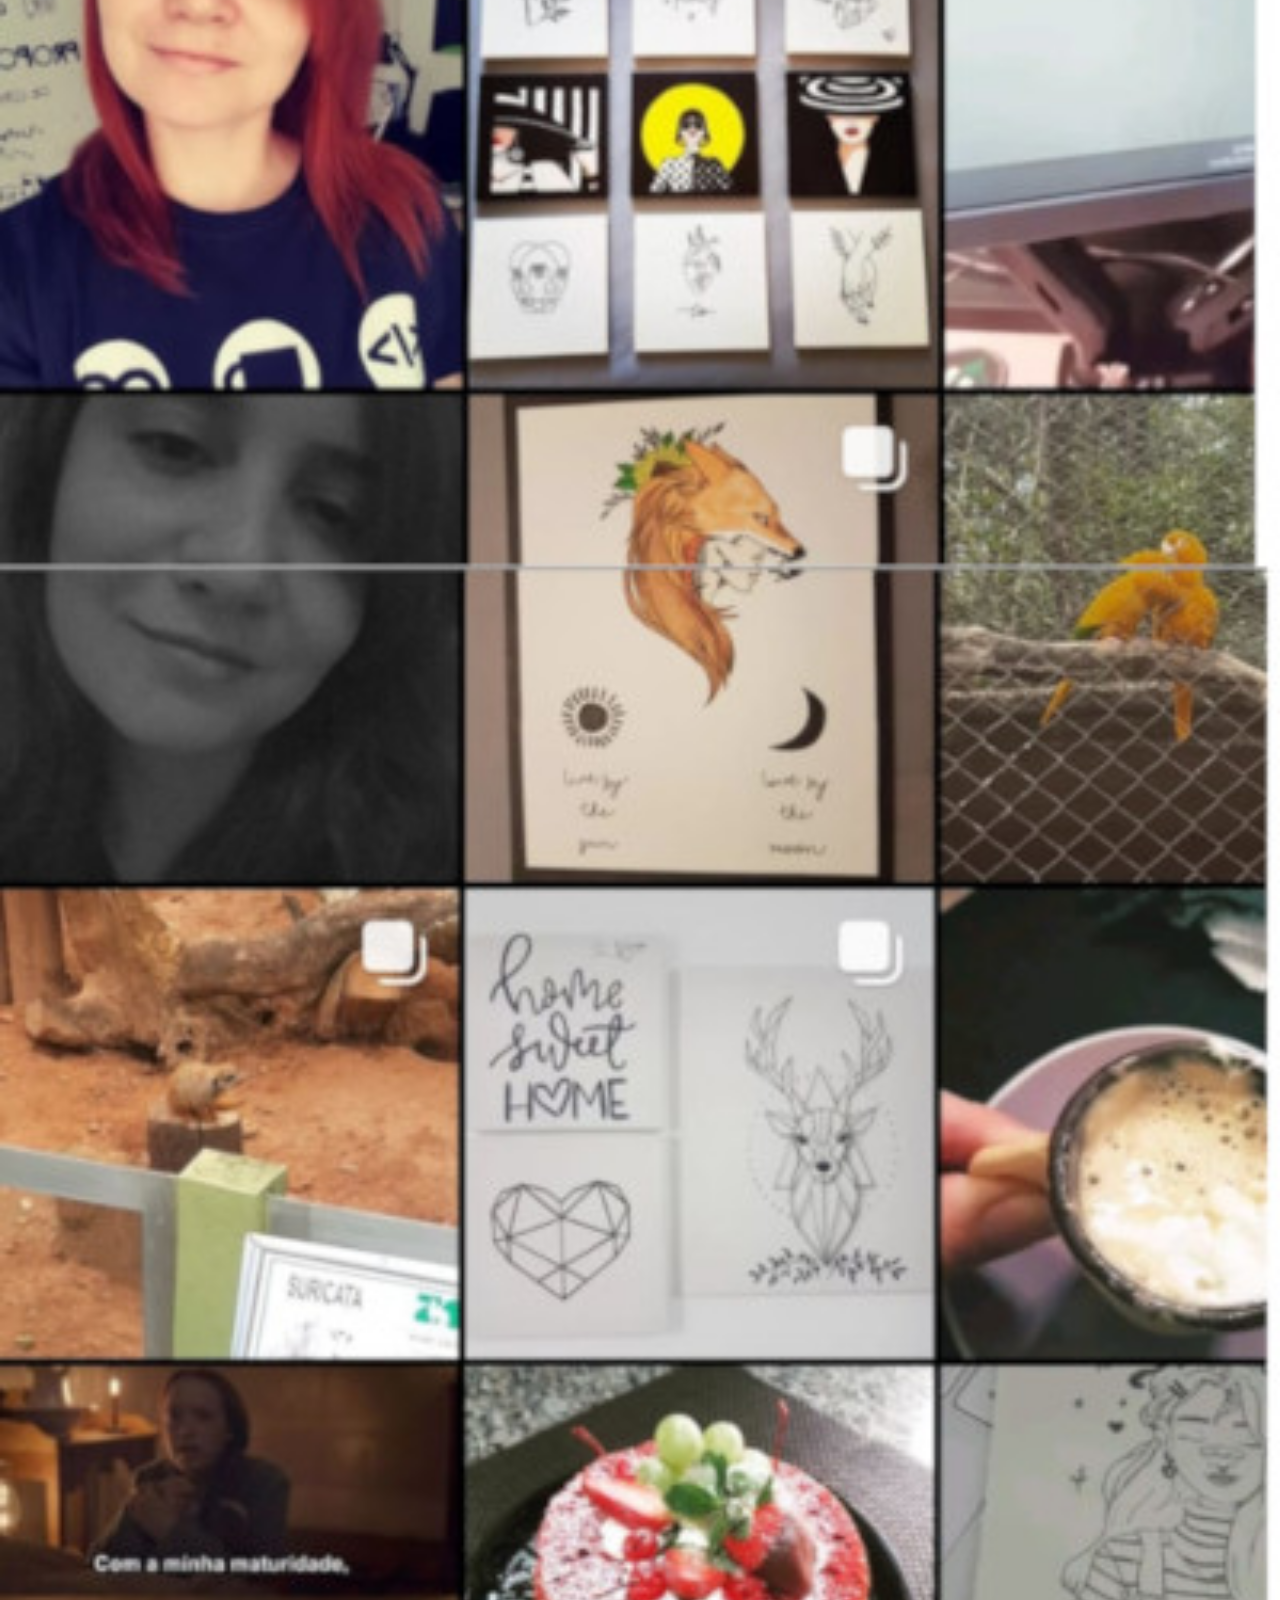
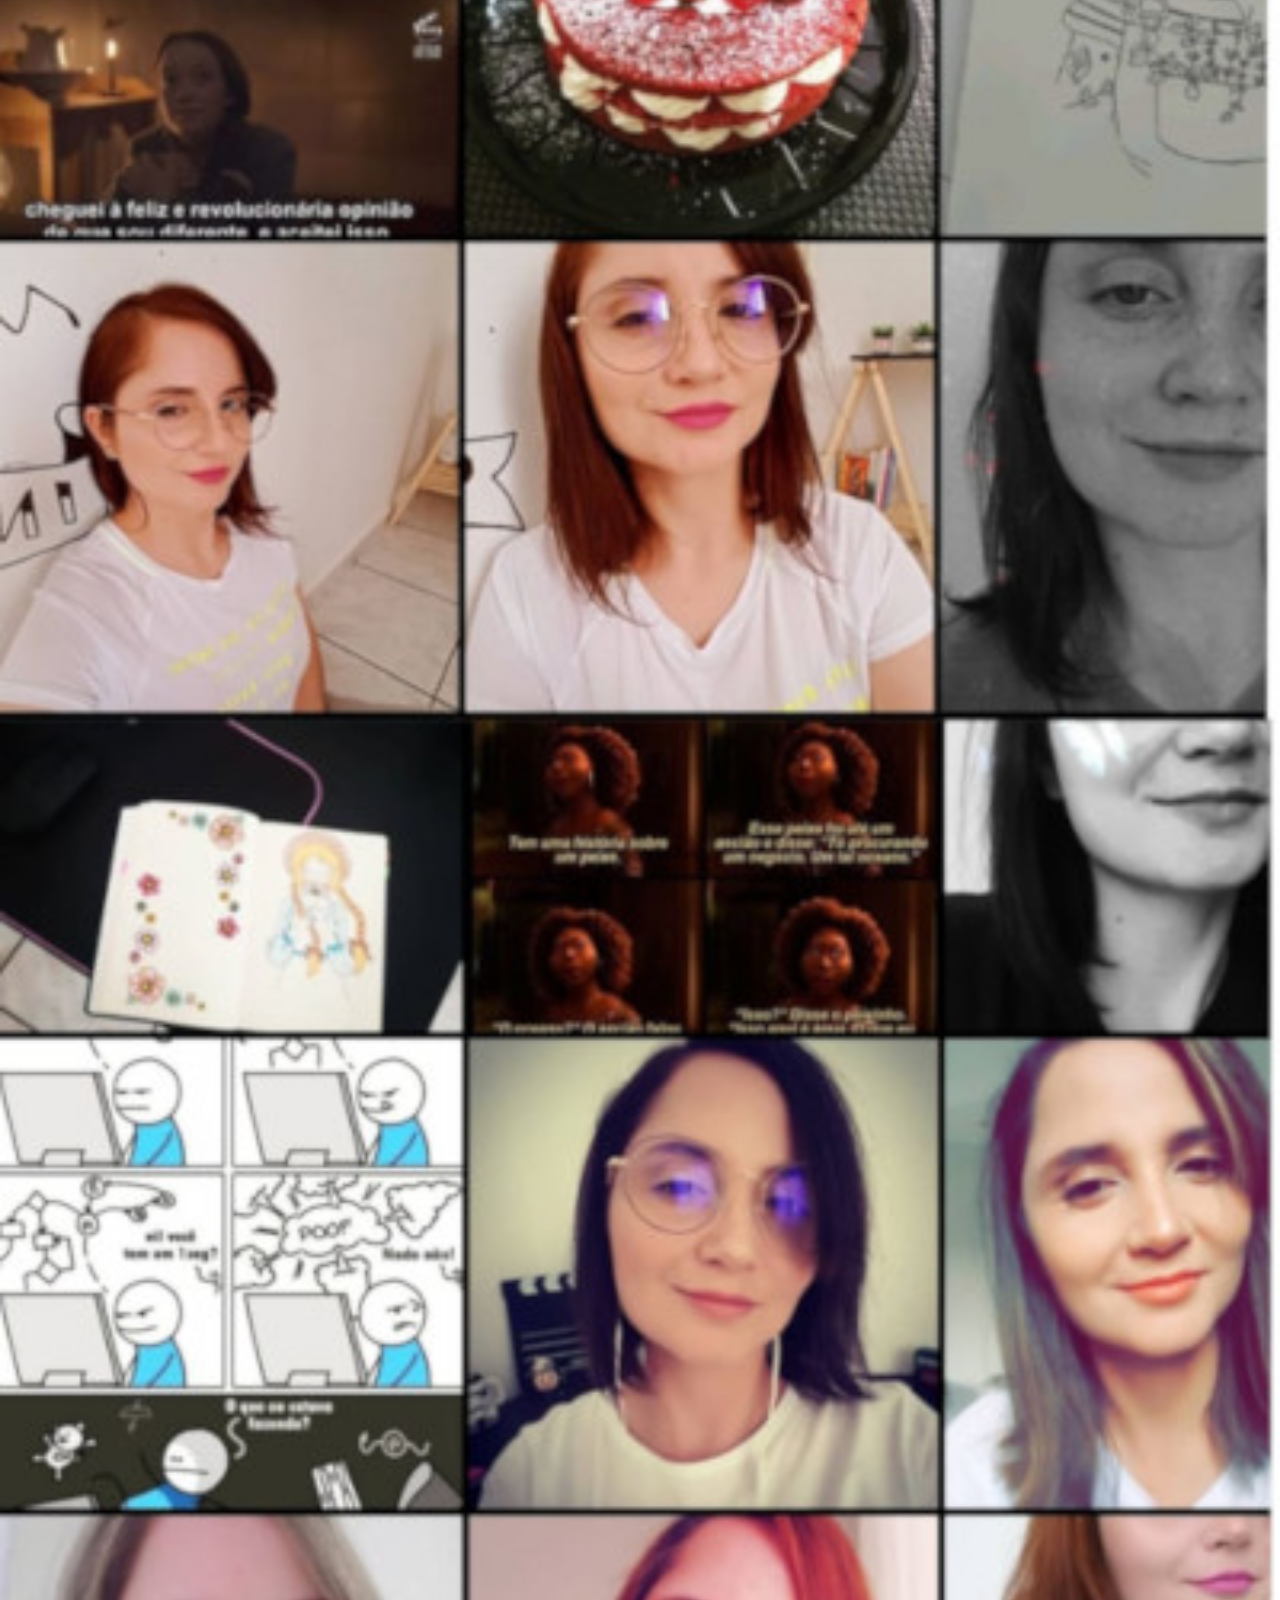
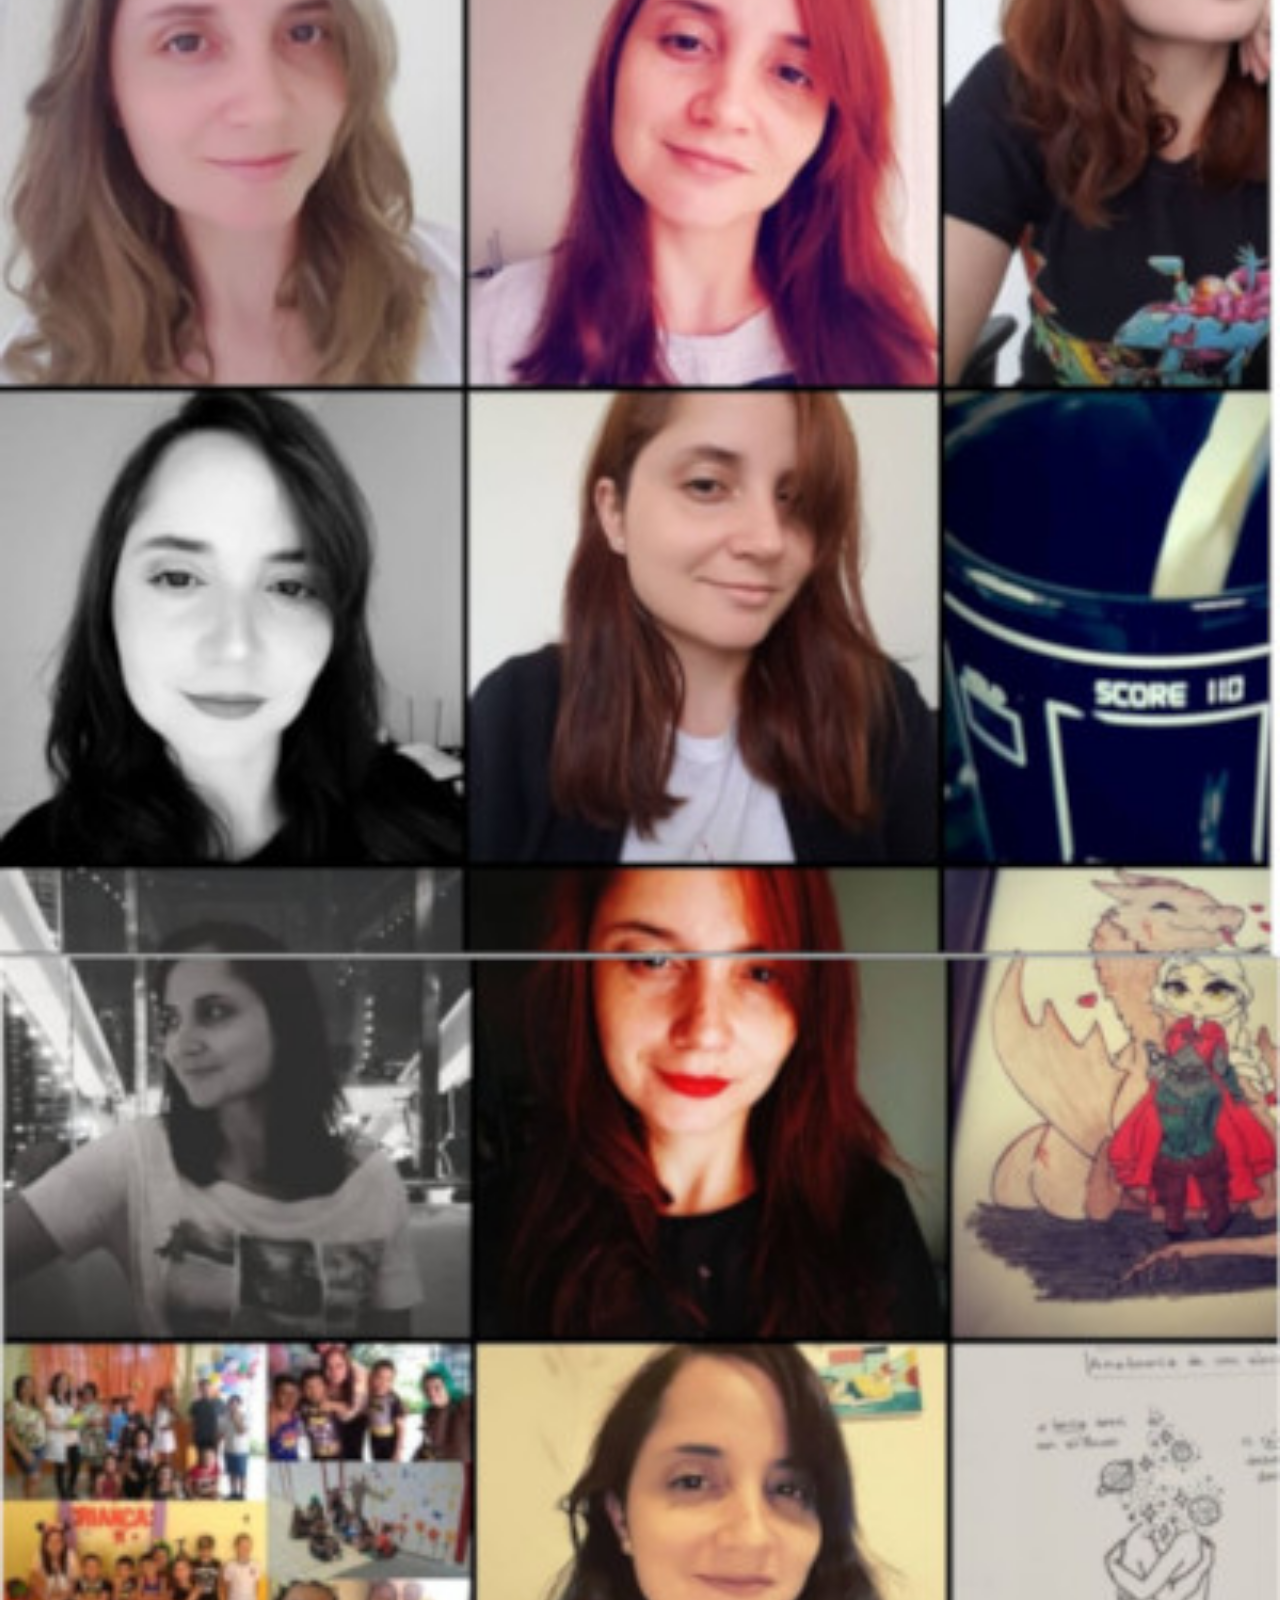
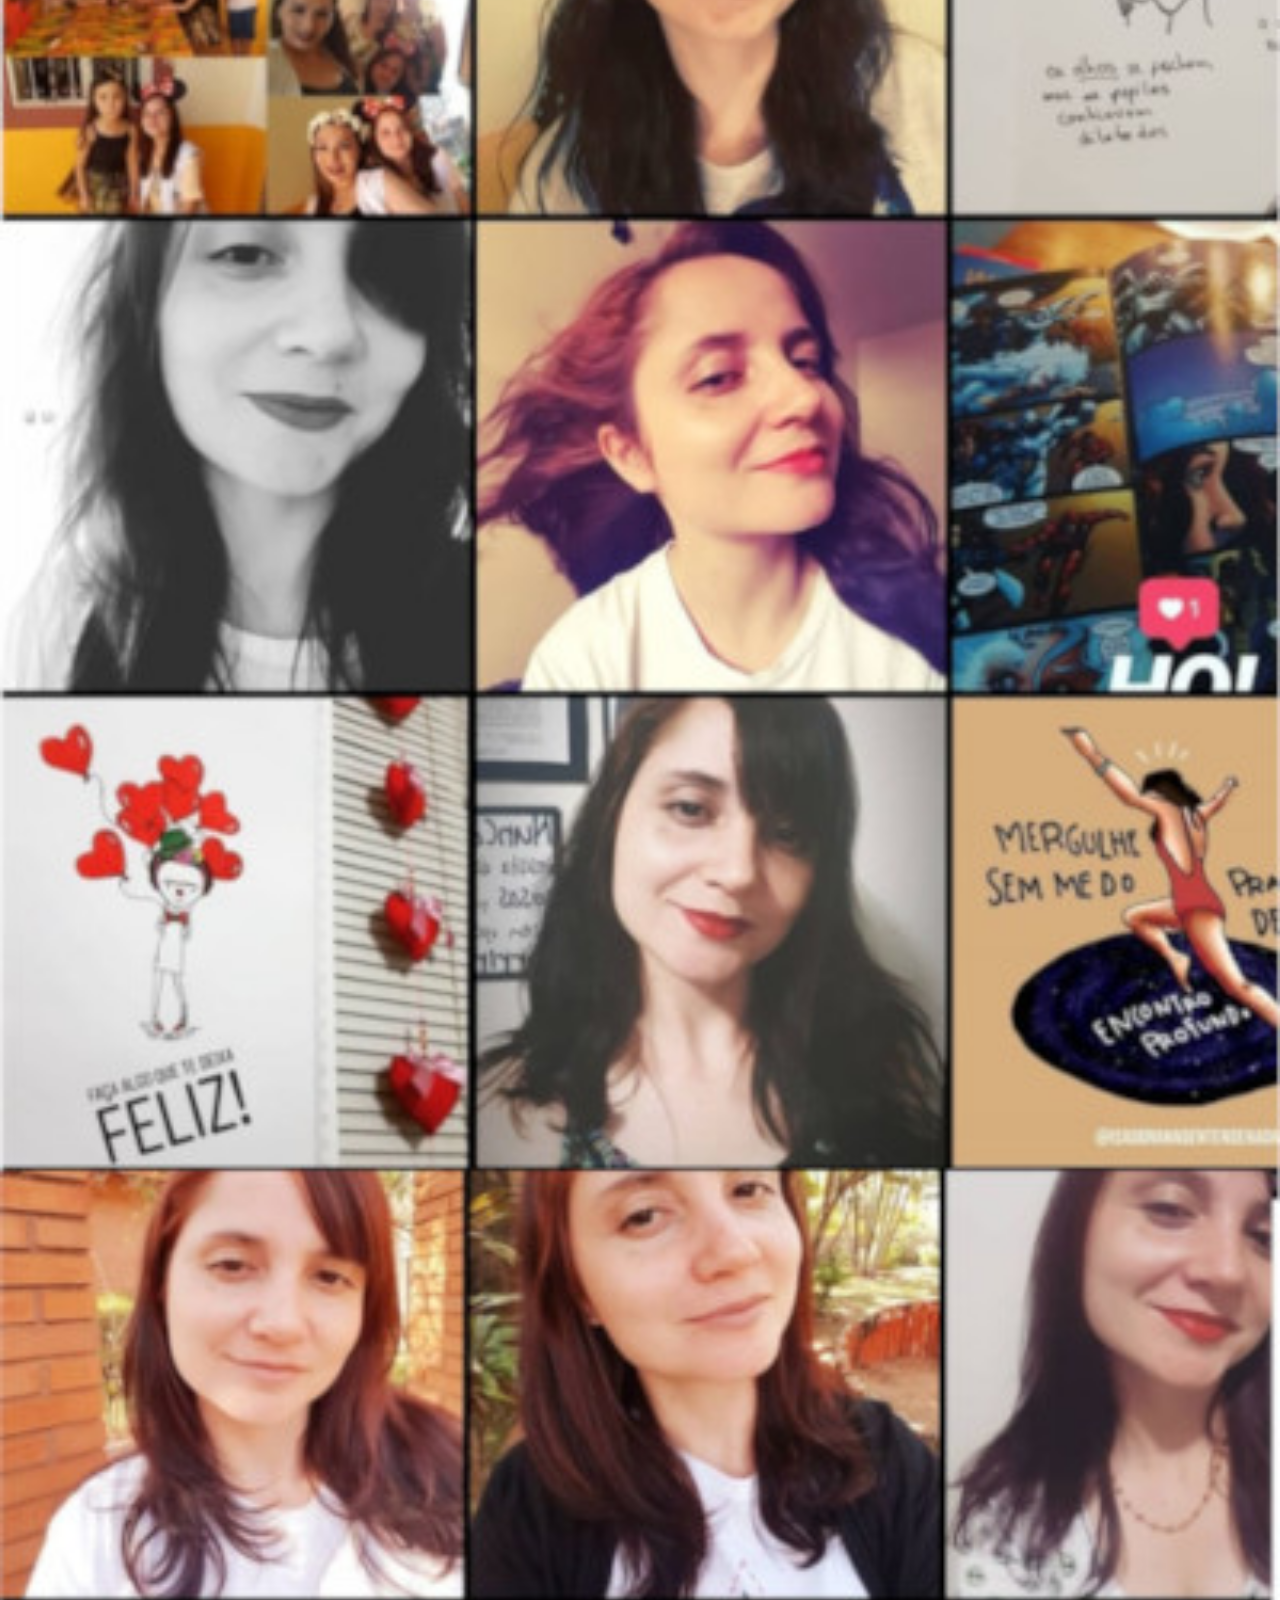
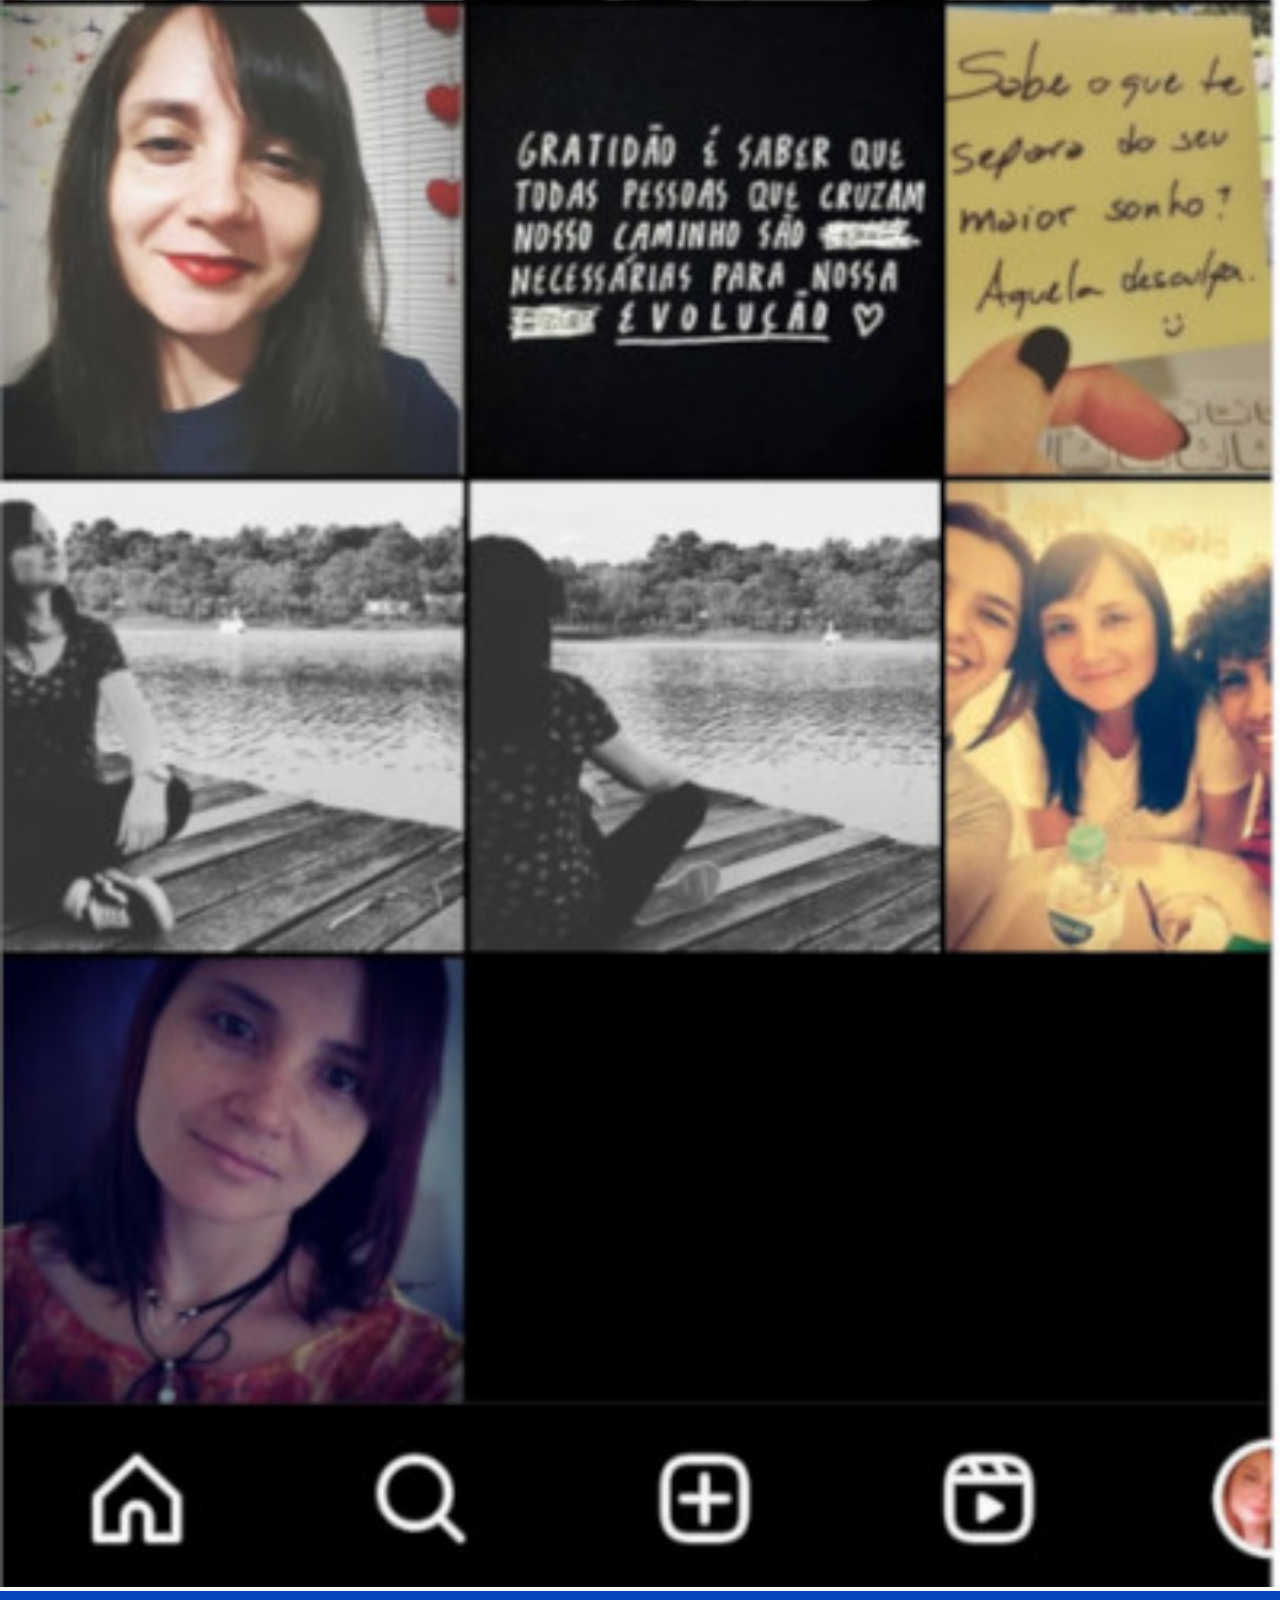
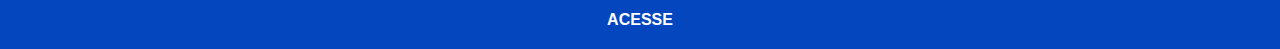
<file: instagram.html>
<!DOCTYPE html>
<html lang="pt-br">
<head>
    <meta charset="UTF-8">
    <meta http-equiv="X-UA-Compatible" content="IE=edge">
    <meta name="viewport" content="width=device-width, initial-scale=1.0">
    <link rel="stylesheet" href="estilo/social.css">
    <title>Instragram</title>
</head>
<body>
    <img src="imagens/tela-insta.jpg" alt="Instragram">
    <a href="https://www.instagram.com/bruniele.goulart/" target="_blank">ACESSE</a>
</body>
</html>
</file>
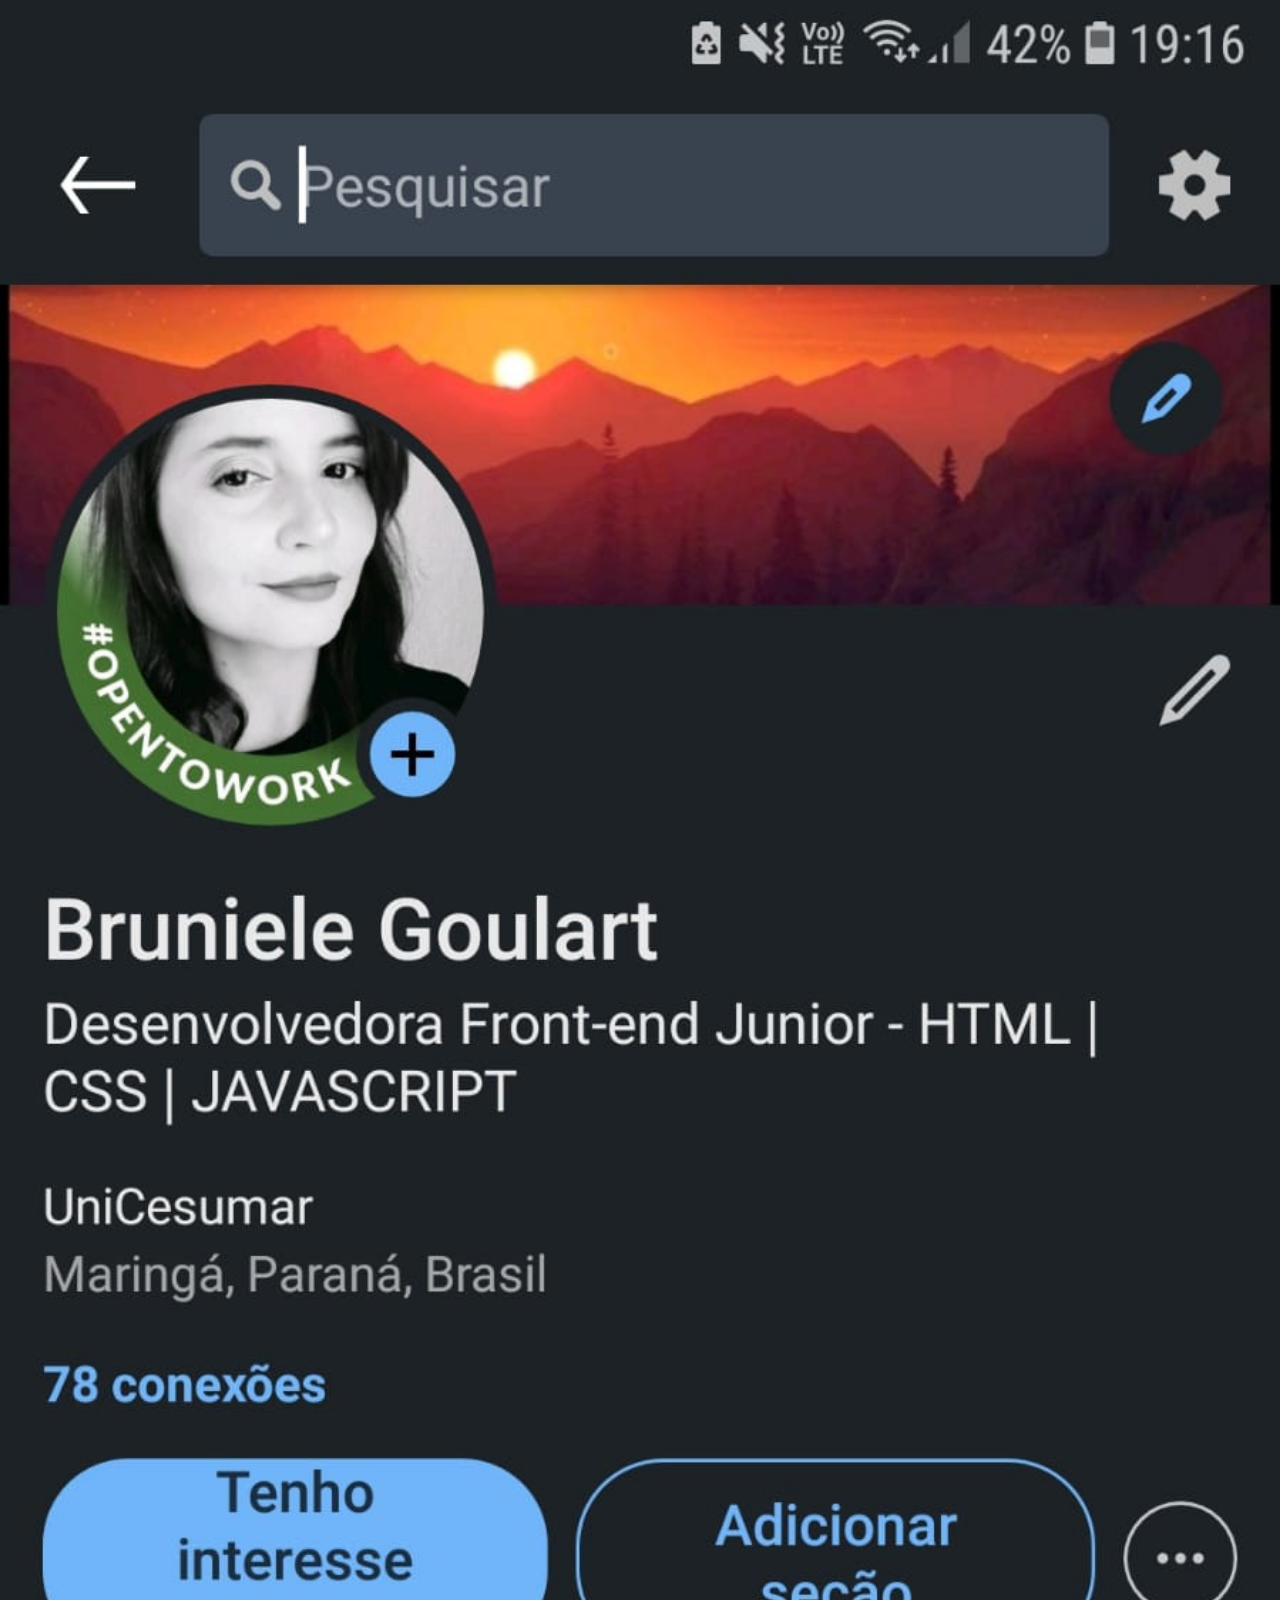
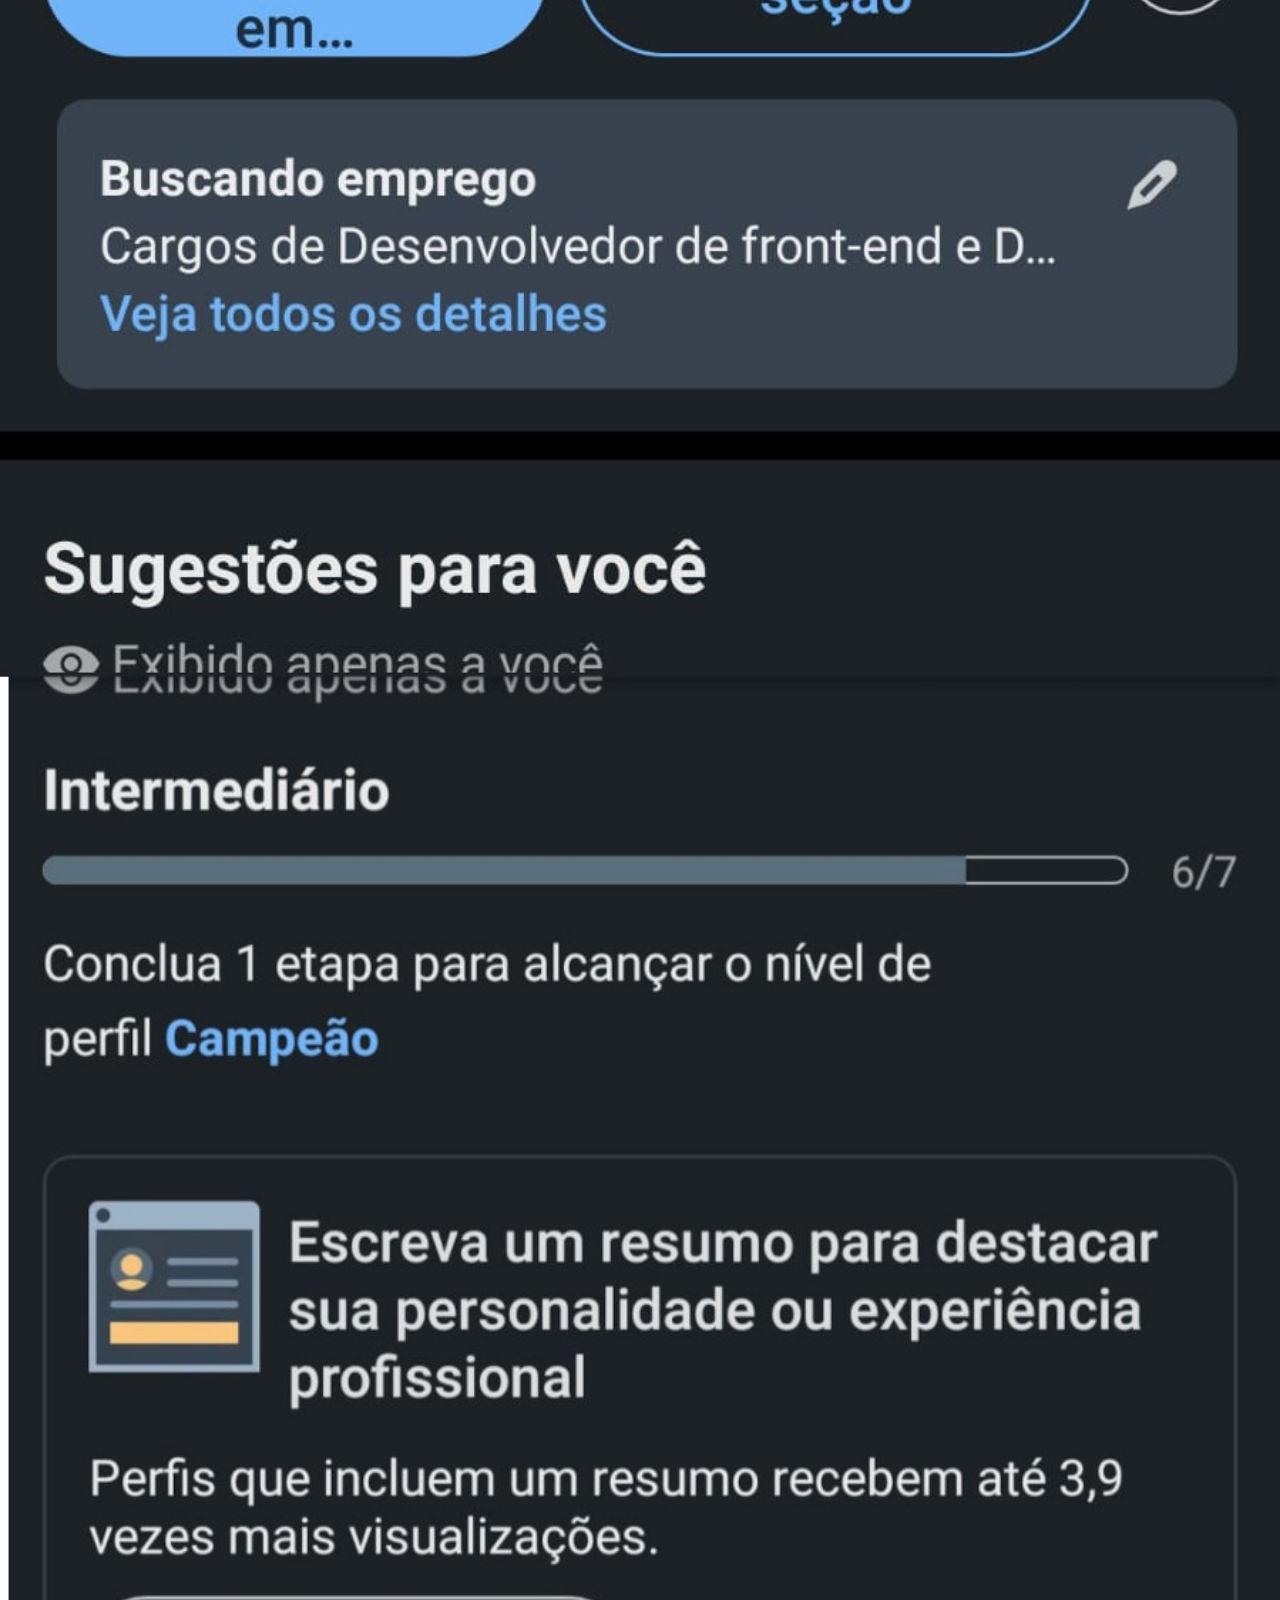
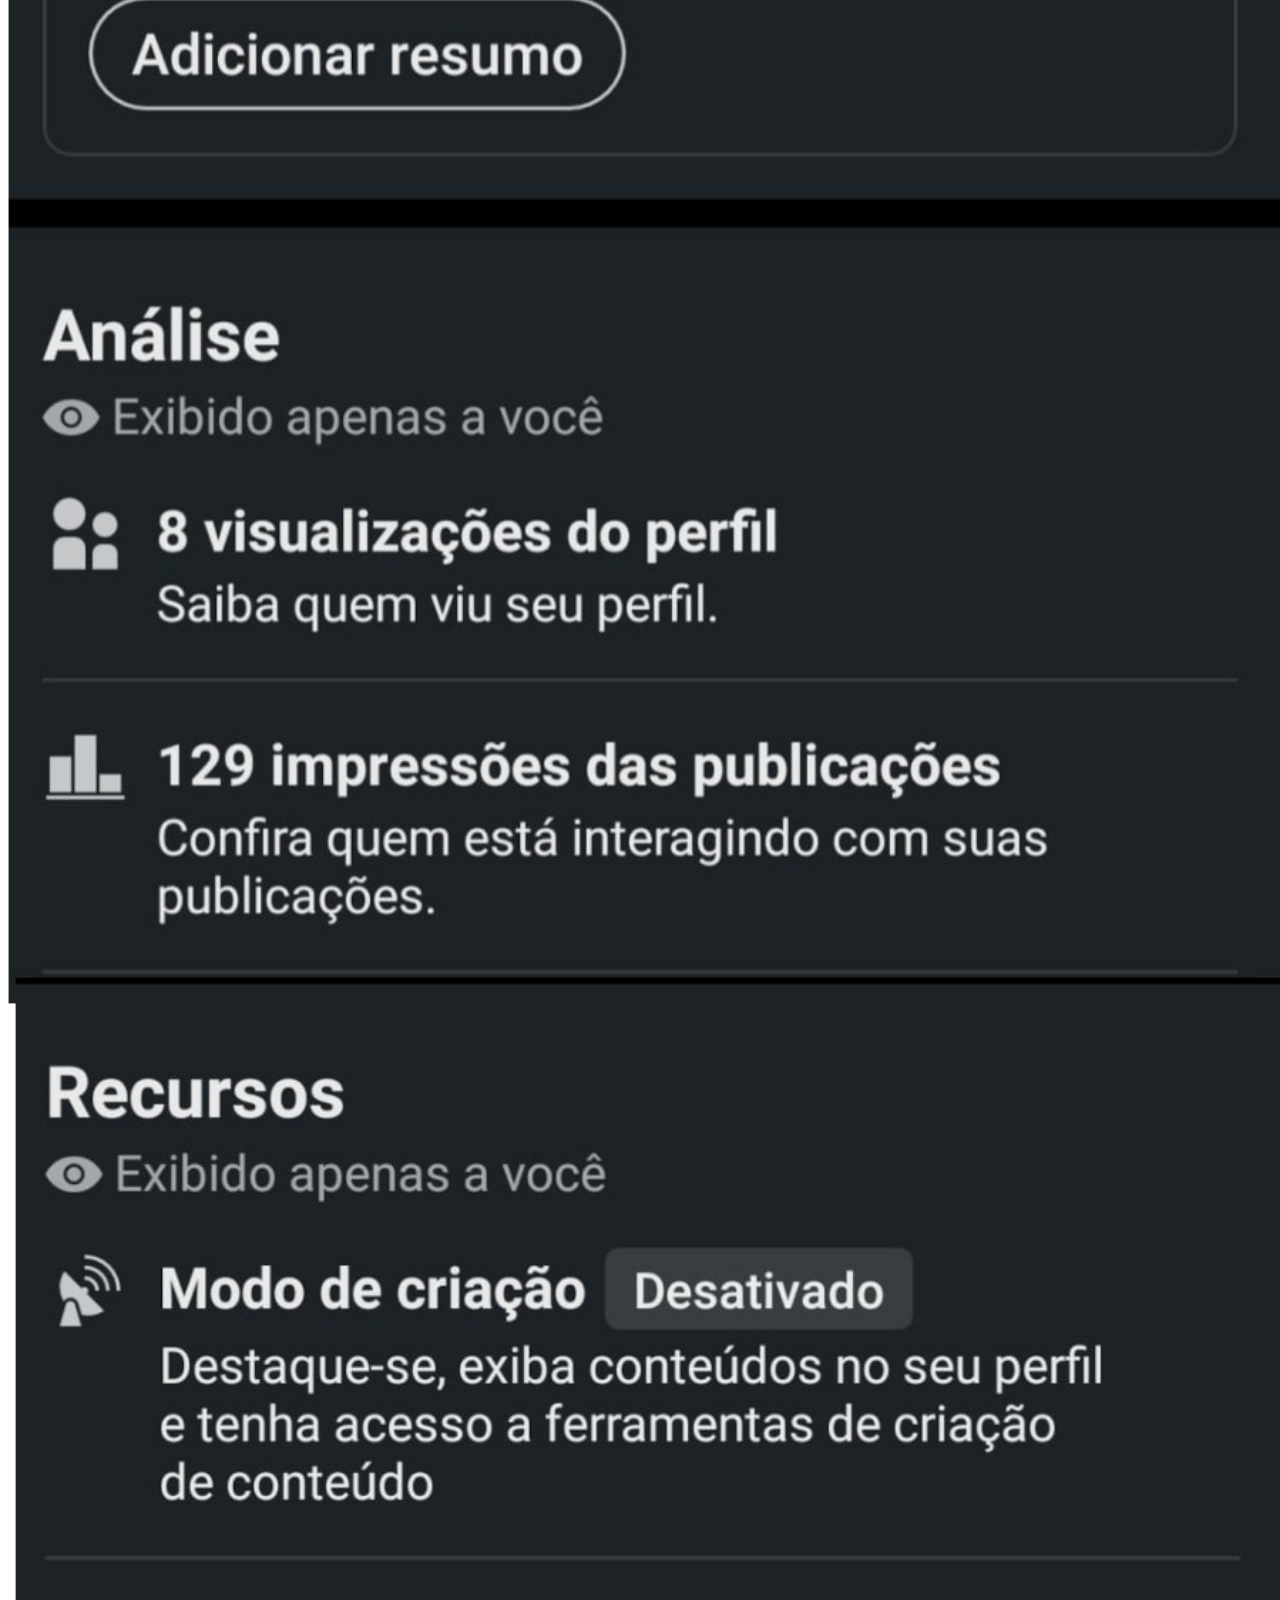
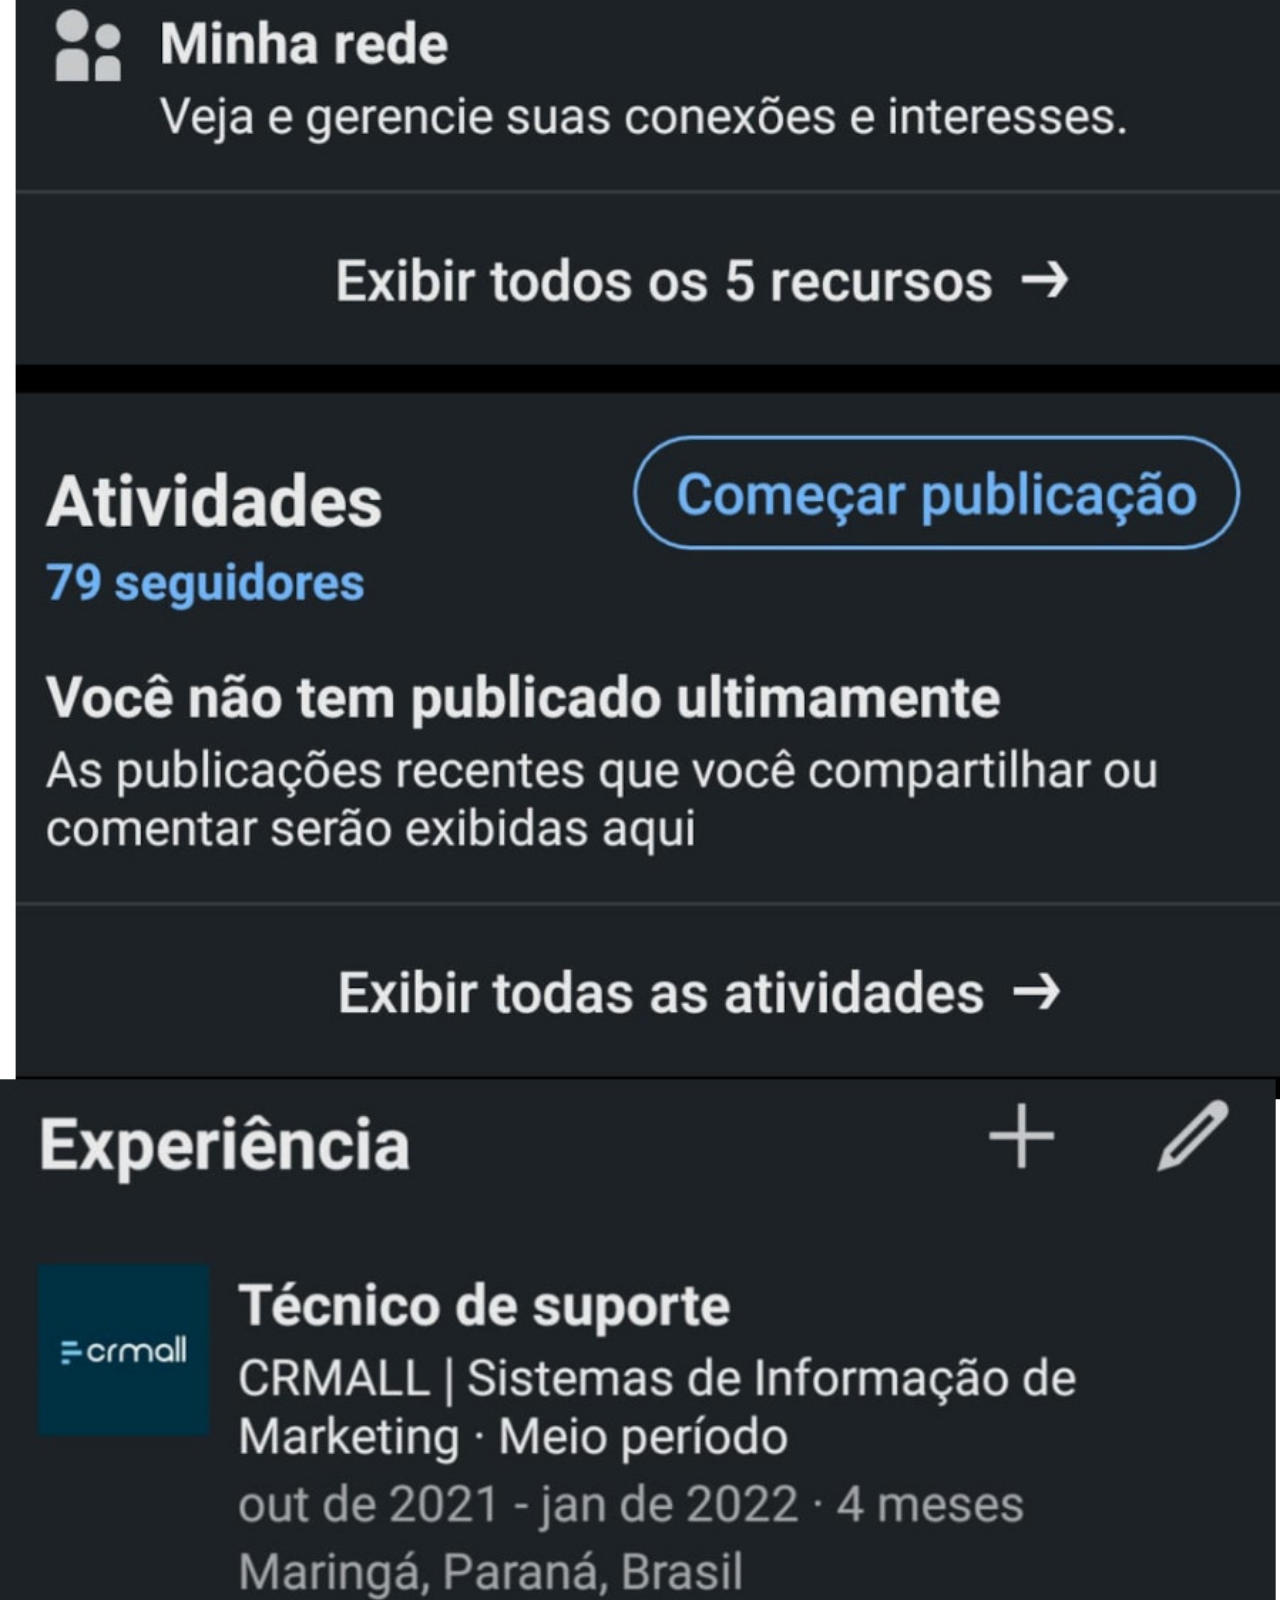
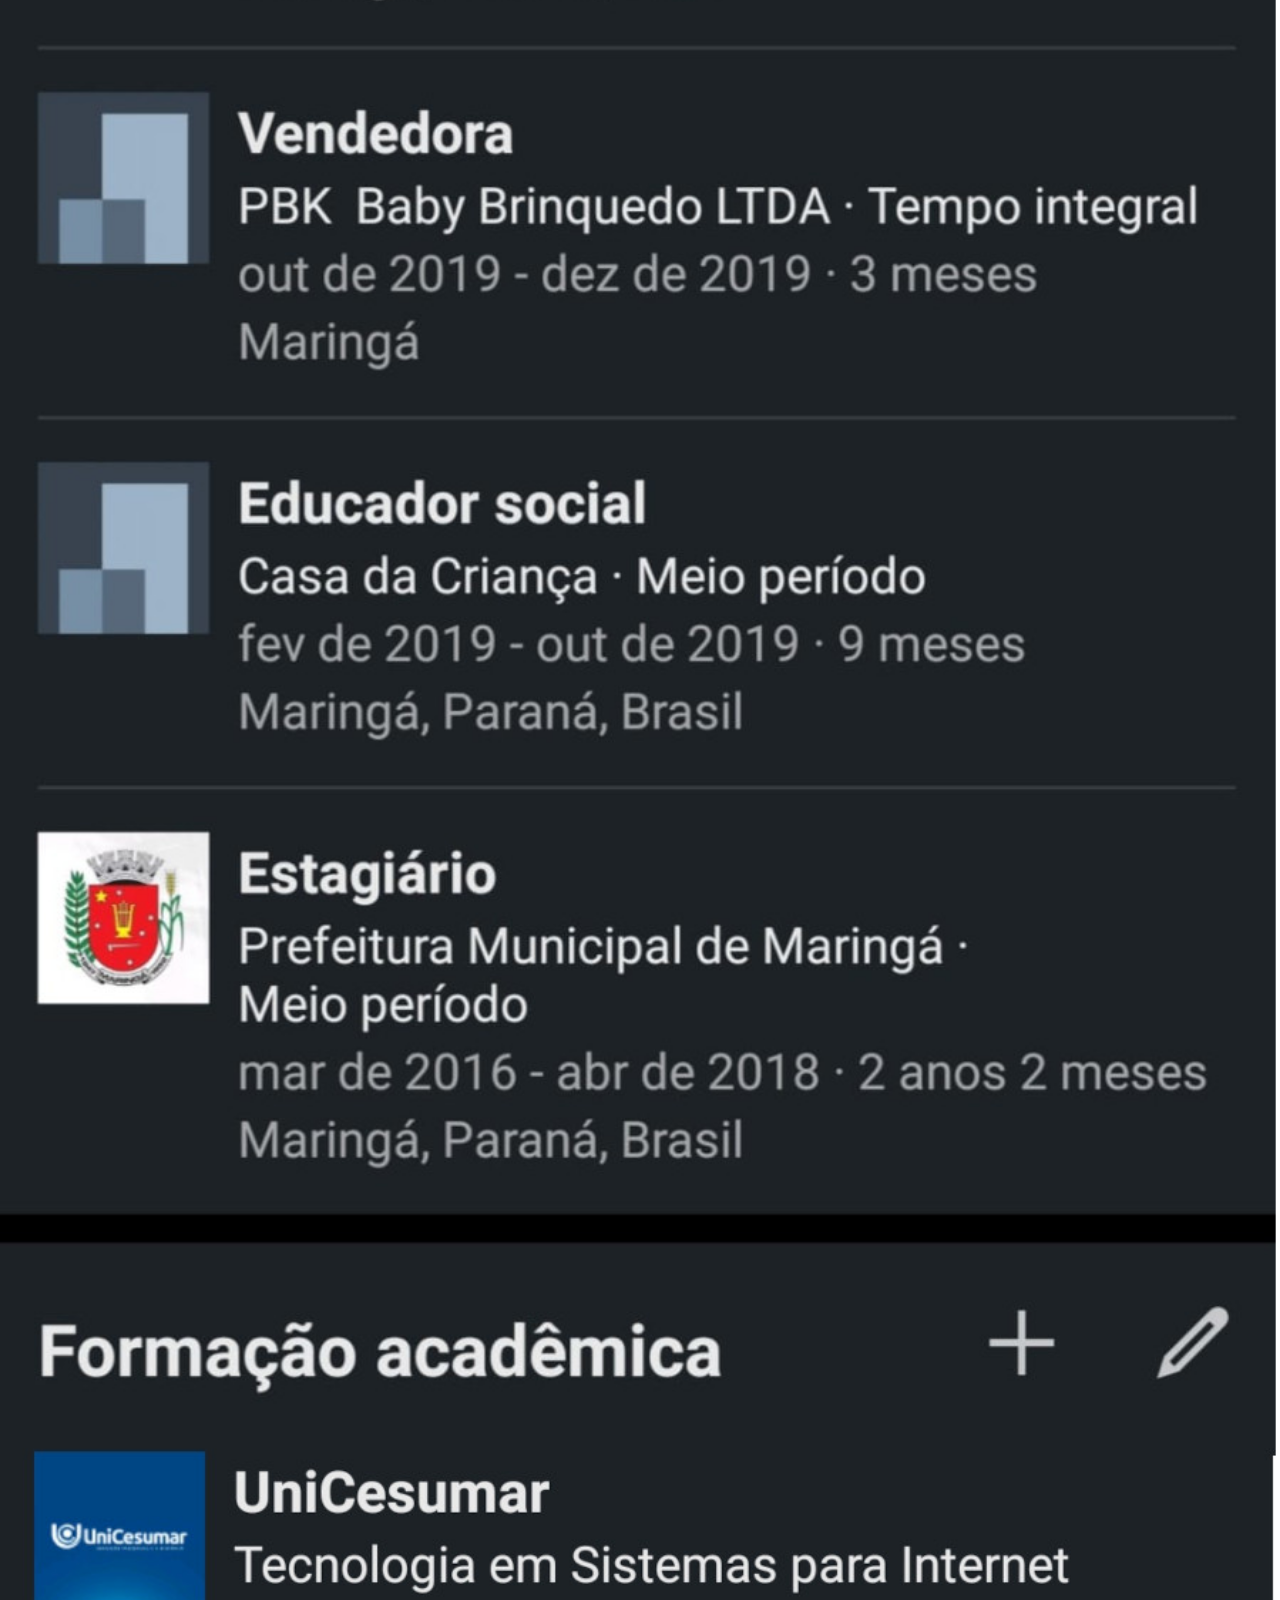
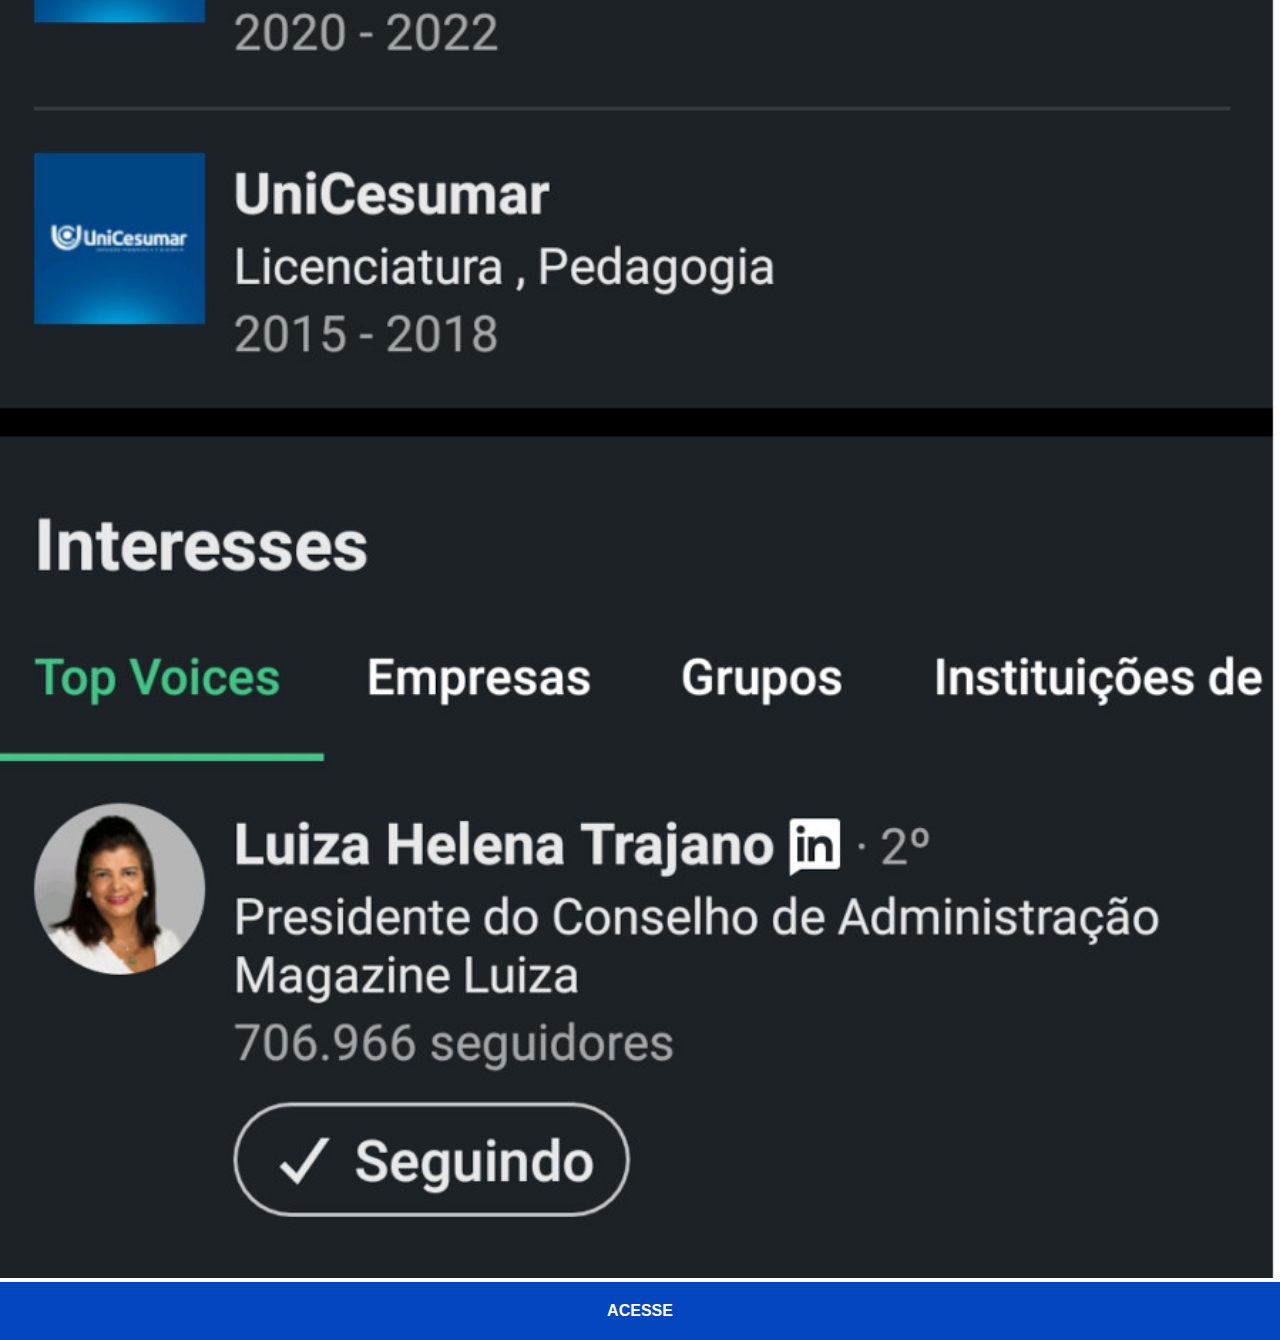
<file: linkedin.html>
<!DOCTYPE html>
<html lang="pt-br">
<head>
    <meta charset="UTF-8">
    <meta http-equiv="X-UA-Compatible" content="IE=edge">
    <meta name="viewport" content="width=device-width, initial-scale=1.0">
    <link rel="stylesheet" href="estilo/social.css">
    <title>Linkedin</title>
</head>
<body>
    <img src="imagens/tela-linkedin.jpg" alt="Linkedin">
    <a href="https://www.linkedin.com/in/bruniele-goulart-6924b7a7/" target="_blank">ACESSE</a>
</body>
</html>
</file>
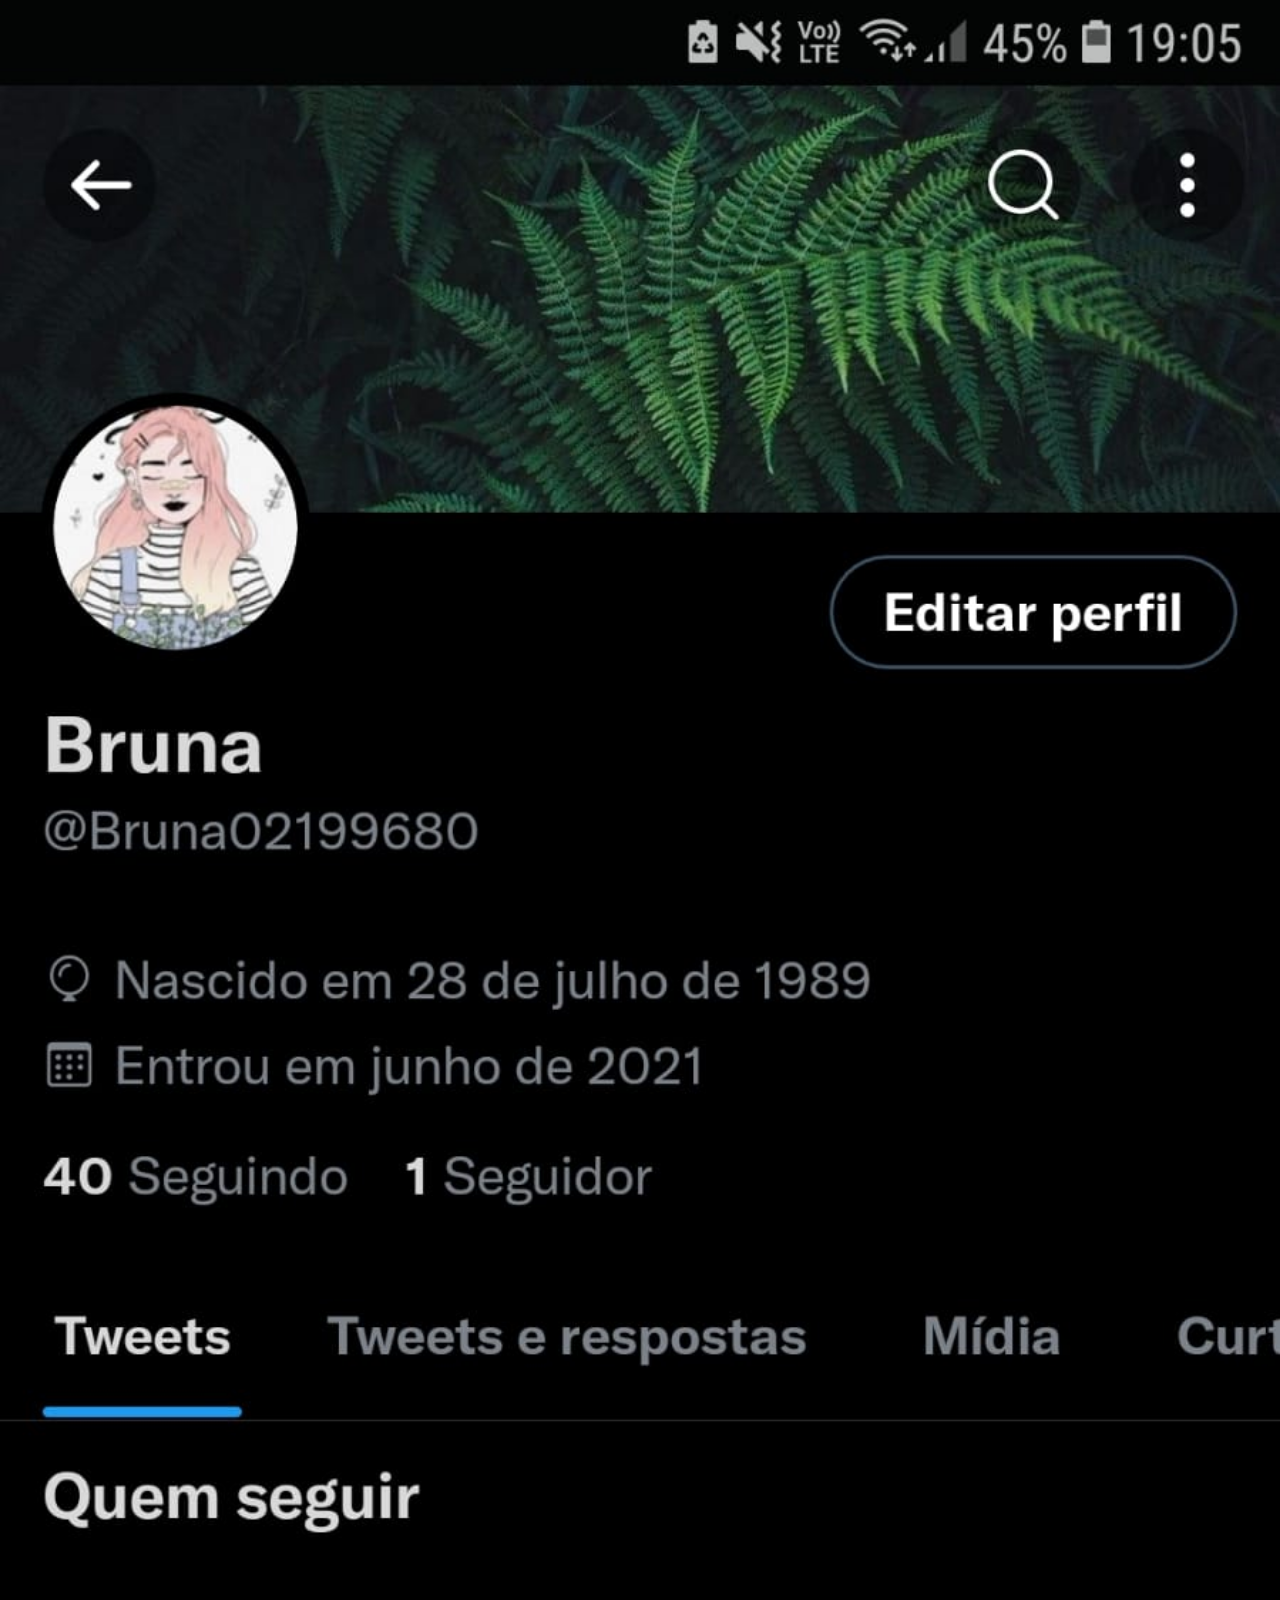
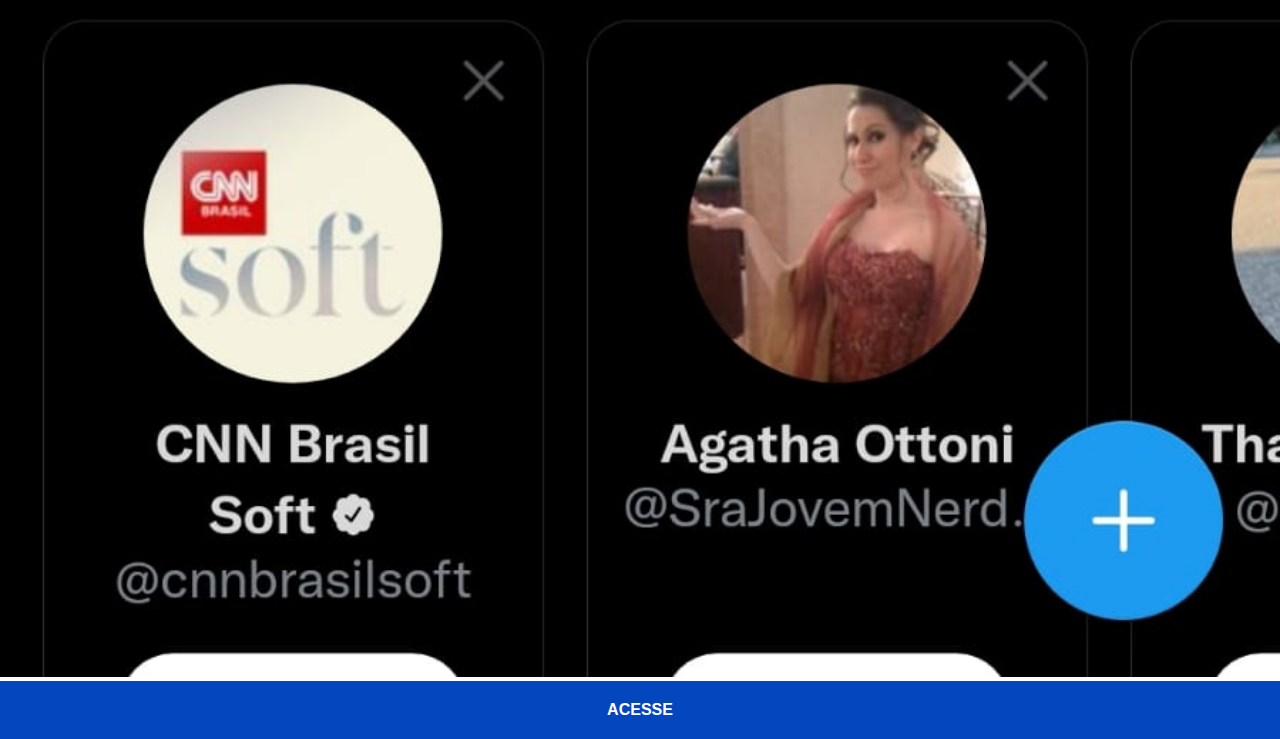
<file: twitter.html>
<!DOCTYPE html>
<html lang="pt-br">
<head>
    <meta charset="UTF-8">
    <meta http-equiv="X-UA-Compatible" content="IE=edge">
    <meta name="viewport" content="width=device-width, initial-scale=1.0">
    <link rel="stylesheet" href="estilo/social.css">
    <title>Twitter</title>
</head>
<body>
    <img src="imagens/twitter.jpeg" alt="twitter">
    <a href="https://twitter.com/i/flow/login?input_flow_data=%7B%22requested_variant%22%3A%22eyJsYW5nIjoicHQifQ%3D%3D%22%7D" target="_blank">ACESSE</a>
</body>
</html>
</file>
<file: estilo/style.css>
@charset "UTF-8";

* {
    margin: 0px;
    padding: 0px;
    font-family: Arial, Helvetica, sans-serif;
}

html, body {
    height: 100vh;
    width: 100vw;
    background-color: black;
}

body {
    background: url('../imagens/fundo-madeira.jpg') no-repeat top center;
    background-size: cover;
    background-attachment: fixed;
    padding-bottom: 90px;
}

main {
    height: 100vh;
    position: relative;
}

section#telefone {
    position: absolute;
    top: 50%;
    left: 50%;
    transform: translate(-50%, -50%); 
    margin-top: 80px;  

    height: 627px;
    width: 311px;
    background: url('../imagens/iframe-iphone.png') no-repeat;
}

iframe#tela {
    position: relative;
    top: 65px;
    left: 18px;
    width: 213px;
    height: 374px;
}

section#redes-sociais {
    text-align: right;
}

section#redes-sociais img {
    width: 50px;
    margin: 10px;   
    border-radius: 50%;
    box-shadow: 2px 2px 5pc rgba(0, 0, 0, 0.342);
    box-sizing: border-box;
}

section#redes-sociais img:hover{
    border: 2px solid #28DF99;
    transform: translate(-3px, -3px);
    box-shadow: 5px 5px 10px rgba(0, 0, 0, 0.589);
    transition: transform .3s;
}
</file>
<file: estilo/social.css>
@charset "UTF-8";

*{
    margin: 0px;
    padding: 0px;
    font-family: Arial, Helvetica, sans-serif;
}


::-webkit-scrollbar {
    width: 0PX;
    height: 0PX;
}

img {
    width: 100vw;
}

a {
    display: block;
    background-color: rgb(4, 70, 190);
    color: white;
    padding: 20px;
    text-align: center;
    font-weight: bolder;
    text-decoration: none;
}

a:hover {
    background-color: #7978FF;
}
</file>
